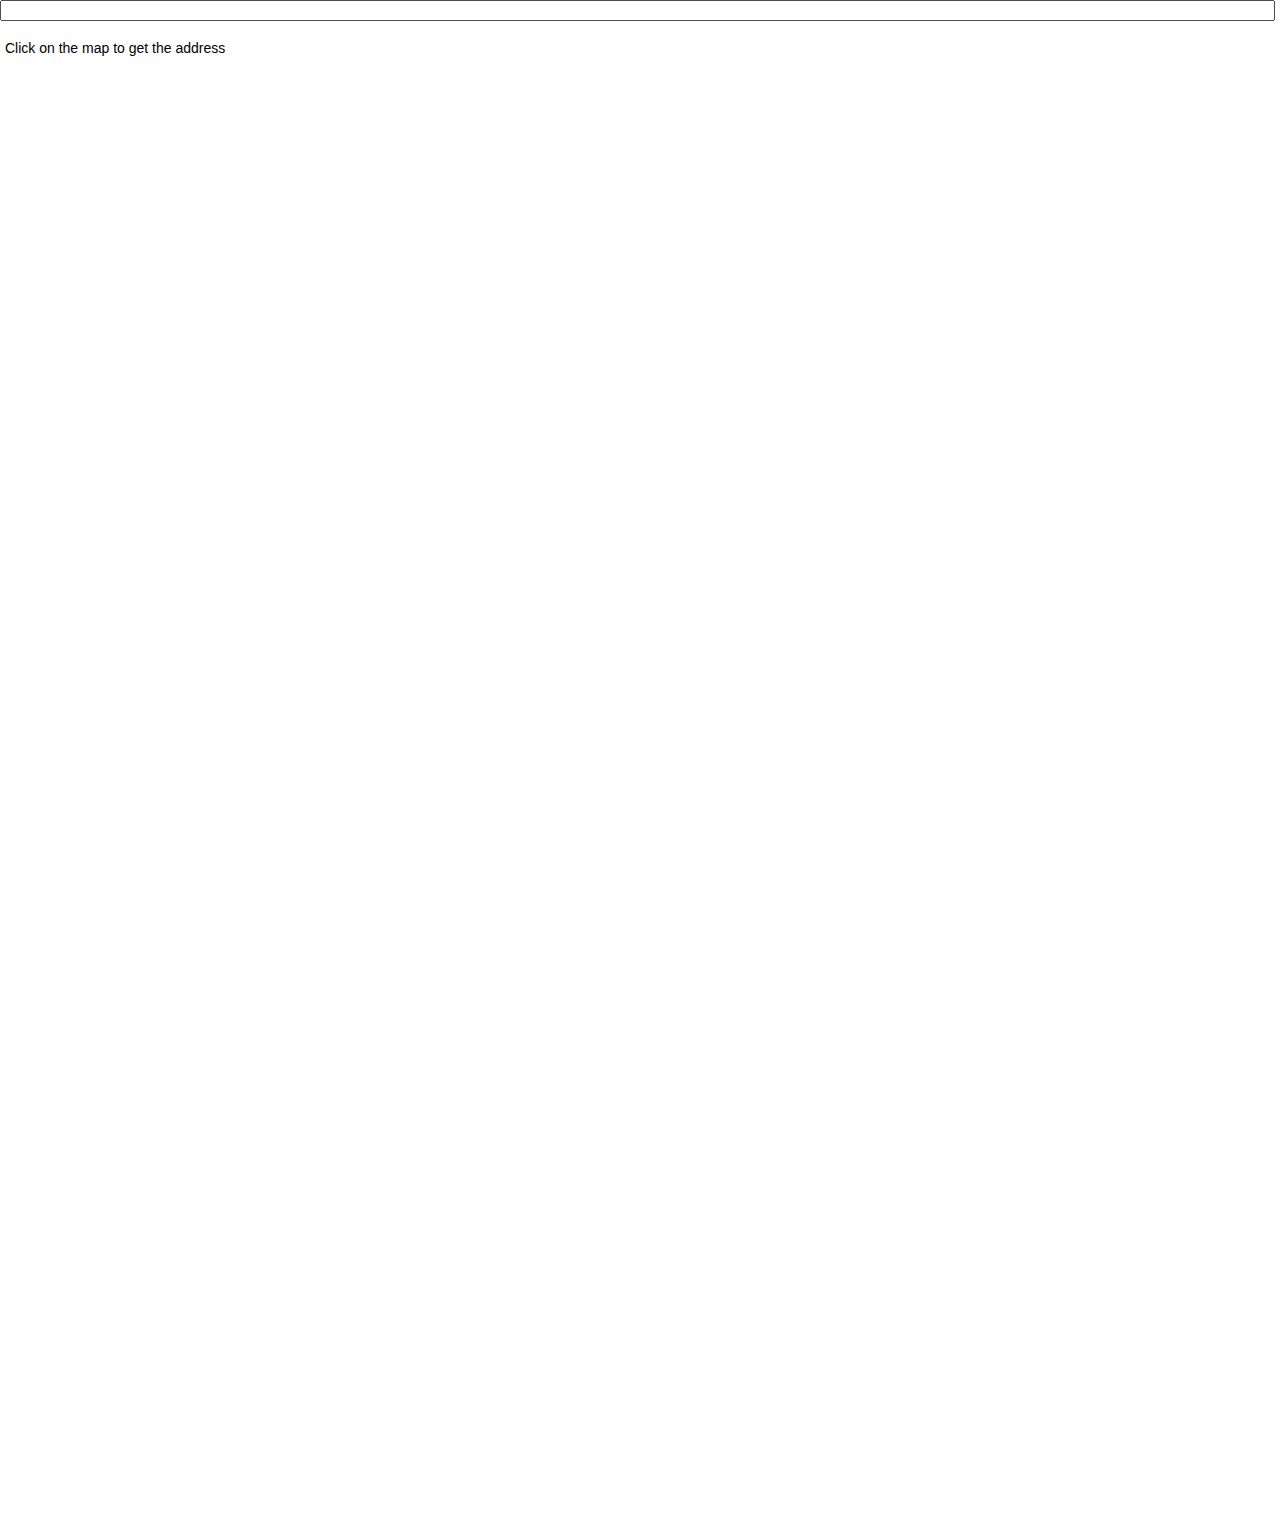
<file: map.html>
<!DOCTYPE html>

<head>
    <title>Examples. Determining the address of a click on the map using reverse geocoding</title>
    <meta http-equiv="Content-Type" content="text/html; charset=UTF-8" />
    <!--
        Set your own API-key. Testing key is not valid for other web-sites and services.
        Get your API-key on the Developer Dashboard: https://developer.tech.yandex.ru/keys/
    -->

    <!-- <script src="https://api-maps.yandex.ru/2.1/?lang=en_Ru&amp;apikey=dfeec039-6ceb-4428-8c4e-e970c6a7fcc8" type="text/javascript"></script> -->
    <script src="https://api-maps.yandex.ru/2.1/?lang=en_Ru&amp;apikey=d2ef8134-2f26-45ad-b285-4233107f8820"
        type="text/javascript"></script>
    <script>
        ymaps.ready(init);

        function init() {
            var myPlacemark1,
                myMap1 = new ymaps.Map('map', {
                    center: [41.2948337, 69.2800393],
                    zoom: 14
                }, {
                    searchControlProvider: 'yandex#search'
                });

            var myPlacemark2,
                myMap2 = new ymaps.Map('map1', {
                    center: [41.2948337, 69.2800393],
                    zoom: 14
                }, {
                    searchControlProvider: 'yandex#search'
                });

            // Listening for a click on the map
            myMap1.events.add('click', function (e) {
                var coords = e.get('coords');
                var address = document.getElementById("address");

                // Moving the placemark if it was already created
                if (myPlacemark1) {
                    myPlacemark1.geometry.setCoordinates(coords);
                }
                // Otherwise, creating it.
                else {
                    myPlacemark1 = createPlacemark(coords);
                    myMap1.geoObjects.add(myPlacemark1);
                    // Listening for the dragging end event on the placemark.
                    myPlacemark1.events.add('dragend', function () {
                        getAddress1(myPlacemark1.geometry.getCoordinates());
                    });
                }
                getAddress1(coords);
            });

            myMap2.events.add('click', function (e) {
                var coords = e.get('coords');
                var address = document.getElementById("address");

                // Moving the placemark if it was already created
                if (myPlacemark2) {
                    myPlacemark2.geometry.setCoordinates(coords);
                }
                // Otherwise, creating it.
                else {
                    myPlacemark2 = createPlacemark(coords);
                    myMap2.geoObjects.add(myPlacemark2);
                    // Listening for the dragging end event on the placemark.
                    myPlacemark2.events.add('dragend', function () {
                        getAddress2(myPlacemark2.geometry.getCoordinates());
                    });
                }
                getAddress2(coords);
            });

            // Creating a placemark
            function createPlacemark(coords) {
                return new ymaps.Placemark(coords, {
                    iconCaption: 'searching...'
                }, {
                    preset: 'islands#violetDotIconWithCaption',
                    draggable: true
                });
            }

            // Determining the address by coordinates (reverse geocoding).
            function getAddress1(coords) {
                myPlacemark1.properties.set('iconCaption', 'searching...');
                ymaps.geocode(coords).then(function (res) {
                    var firstGeoObject = res.geoObjects.get(0);
                    address.value = firstGeoObject.getAddressLine();
                    myPlacemark1.properties
                        .set({
                            // Forming a string with the object's data.
                            iconCaption: [
                                // The name of the municipality or the higher territorial-administrative formation.
                                firstGeoObject.getLocalities().length ? firstGeoObject.getLocalities() : firstGeoObject.getAdministrativeAreas(),
                                // Getting the path to the toponym; if the method returns null, then requesting the name of the building.
                                firstGeoObject.getThoroughfare() || firstGeoObject.getPremise()
                            ].filter(Boolean).join(', '),
                            // Specifying a string with the address of the object as the balloon content.
                            balloonContent: firstGeoObject.getAddressLine()
                        });
                });
            }

            // Determining the address by coordinates (reverse geocoding).
            function getAddress2(coords) {
                myPlacemark2.properties.set('iconCaption', 'searching...');
                ymaps.geocode(coords).then(function (res) {
                    var firstGeoObject = res.geoObjects.get(0);
                    address.value = firstGeoObject.getAddressLine();
                    myPlacemark2.properties
                        .set({
                            // Forming a string with the object's data.
                            iconCaption: [
                                // The name of the municipality or the higher territorial-administrative formation.
                                firstGeoObject.getLocalities().length ? firstGeoObject.getLocalities() : firstGeoObject.getAdministrativeAreas(),
                                // Getting the path to the toponym; if the method returns null, then requesting the name of the building.
                                firstGeoObject.getThoroughfare() || firstGeoObject.getPremise()
                            ].filter(Boolean).join(', '),
                            // Specifying a string with the address of the object as the balloon content.
                            balloonContent: firstGeoObject.getAddressLine()
                        });
                });
            }
        }

    </script>
    <style type="text/css">
        html,
        body {
            width: 100%;
            height: 100%;
            margin: 0;
            padding: 0;
            font-family: Arial;
            font-size: 14px;
        }

        #map,
        #map1 {
            width: 100%;
            height: 80%;
        }


        .header {
            padding: 5px;
        }

        input {
            width: 99%
        }
    </style>
</head>

<body>
    <input type="text" id="address">
    <!-- <input type="text" id="address2"> -->
    <p class="header">Click on the map to get the address</p>
    <div id="map"></div>
    <div id="map1"></div>
</body>

</html>
</file>
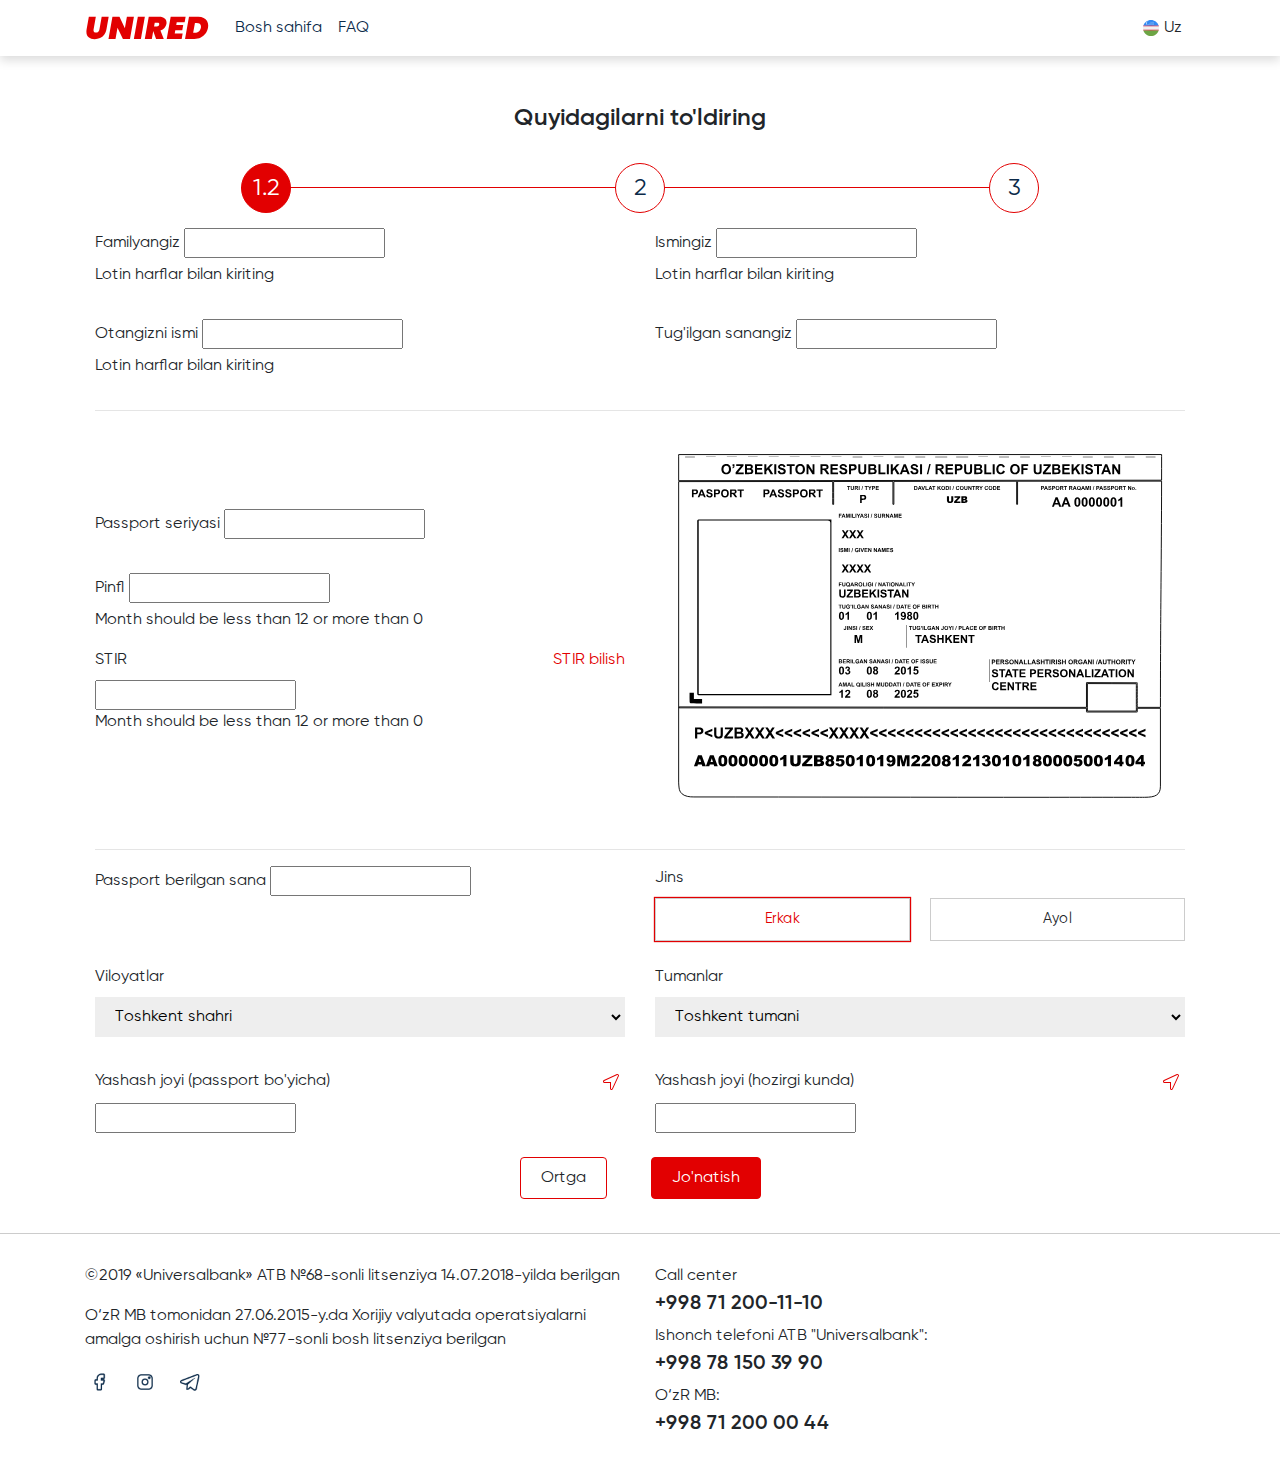
<file: step1.2.html>
<!DOCTYPE html>
<html lang="en">

<head>
    <meta charset="UTF-8">
    <meta name="viewport" content="width=device-width, initial-scale=1.0">
    <meta name="description" content="Muddatli to'lov kartasi">
    <meta name="keywords" content="Unired, Universalbank, Unibank, Ubank, Muddatli to'lov, rassrochka">
    <title>Unired - Заявка на карту </title>
    <link rel="shortcut icon" href="data/images/icon.png" type="image/x-icon">

    <link rel="stylesheet" href="https://maxcdn.bootstrapcdn.com/bootstrap/4.5.2/css/bootstrap.min.css" />
    <link rel="stylesheet" href="data/fonts/stylesheet.css">
    <link rel="stylesheet" href="data/css/style.css">

    <!-- jQuery library -->
    <script src="https://ajax.googleapis.com/ajax/libs/jquery/3.5.1/jquery.min.js"></script>
    <!-- Popper JS -->
    <script src="https://cdnjs.cloudflare.com/ajax/libs/popper.js/1.16.0/umd/popper.min.js"></script>
    <!-- Latest compiled JavaScript -->
    <script src="https://maxcdn.bootstrapcdn.com/bootstrap/4.5.2/js/bootstrap.min.js"></script>

    <script src="data/js/index.js"></script>



    <!-- Global site tag (gtag.js) - Google Analytics -->
    <script async src="https://www.googletagmanager.com/gtag/js?id=G-0BPQZTP23C"></script>
    <script>
        window.dataLayer = window.dataLayer || [];
        function gtag() { dataLayer.push(arguments); }
        gtag('js', new Date());

        gtag('config', 'G-0BPQZTP23C');
    </script>


    <!-- Yandex.Metrika counter -->
    <script type="text/javascript">
        (function (m, e, t, r, i, k, a) {
            m[i] = m[i] || function () { (m[i].a = m[i].a || []).push(arguments) };
            m[i].l = 1 * new Date(); k = e.createElement(t), a = e.getElementsByTagName(t)[0], k.async = 1, k.src = r, a.parentNode.insertBefore(k, a)
        })
            (window, document, "script", "https://mc.yandex.ru/metrika/tag.js", "ym");

        ym(68965828, "init", {
            clickmap: true,
            trackLinks: true,
            accurateTrackBounce: true,
            webvisor: true
        });
    </script>
    <noscript>
        <div><img src="https://mc.yandex.ru/watch/68965828" style="position:absolute; left:-9999px;" alt="" /></div>
    </noscript>
    <!-- /Yandex.Metrika counter -->

</head>

<body>
    <nav class="navbar navbar-expand-md">
        <div class="container justify-content-center">
            <div class="row justify-content-between w-100">
                <a class="navbar-brand" href="#">
                    <img src="data/images/logo.svg" alt="">
                </a>

                <button class="navbar-toggler" type="button" data-toggle="collapse" data-target="#collapsibleNavbar">
                    <span class="hamburger"></span>
                    <span class="hamburger"></span>
                    <span class="hamburger"></span>
                </button>

                <div class="collapse navbar-collapse" id="collapsibleNavbar">
                    <ul class="navbar-nav">
                        <li class="nav-item">
                            <a class="nav-link" href="#">Bosh sahifa</a>
                        </li>
                        <li class="nav-item">
                            <a class="nav-link" href="#">FAQ</a>
                        </li>
                    </ul>
                    <div class="dropdown ml-auto">
                        <button class="btn" type="button" id="dropdownMenuButton" data-toggle="dropdown"
                            aria-haspopup="true" aria-expanded="false">
                            <img src="data/images/uzbekistan-flag.svg" alt=""> <span>Uz</span>
                        </button>
                        <div class="dropdown-menu" aria-labelledby="dropdownMenuButton">
                            <a class="dropdown-item" href="#"><img src="data/images/uzbekistan-flag.svg"
                                    alt=""><span>Uz</span></a>
                            <a class="dropdown-item" href="#"><img src="data/images/russia-flag.svg"
                                    alt=""><span>Ru</span></a>
                            <a class="dropdown-item" href="#"><img src="data/images/united-kingdom-flag.svg"
                                    alt=""><span>En</span></a>
                        </div>
                    </div>
                </div>
            </div>
        </div>
    </nav>


    <div class="container">
        <div class="row">
            <div class="uni-card mt-5">
                <div class="uni-card-title">
                    <h4>Quyidagilarni to'ldiring</h4>
                    <div class="uni-card-steps">
                        <button onclick="location.href=''" class="active d-none"><span>1</span></button>
                        <button onclick="location.href=''" class="active"><span>1.2</span></button>
                        <button onclick="location.href=''" disabled><span>2</span></button>
                        <button onclick="location.href=''" disabled><span>3</span></button>
                    </div>
                </div>
                <div class="uni-card-body">
                    <form action="" class="uni-card-inputs">
                        <div class="container-fluid">
                            <div class="row personal-info">
                                <div class="col-md-6">
                                    <label>Familyangiz </label>
                                    <input type="text" class="inputs">
                                    <p class="error-message only-latin-error">Lotin harflar bilan kiriting</p>
                                </div>
                                <div class="col-md-6">
                                    <label>Ismingiz </label>
                                    <input type="text" class="inputs">
                                    <p class="error-message only-latin-error">Lotin harflar bilan kiriting</p>
                                </div>

                            </div>
                            <div class="row personal-info mt-3">
                                <div class="col-md-6">
                                    <label>Otangizni ismi </label>
                                    <input type="text" class="inputs">
                                    <p class="error-message only-latin-error">Lotin harflar bilan kiriting</p>
                                </div>
                                <div class="col-md-6">
                                    <label>Tug'ilgan sanangiz </label>
                                    <input type="text" class="inputs" id="DoB" maxlength="10">
                                </div>
                            </div>
                            <hr>
                            <div class="row align-items-center">
                                <div class="col-sm-6">
                                    <label for="passportID">Passport seriyasi</label>
                                    <input type="text" id="passportID" class="inputs" maxlength="9">
                                    <p class="error-message" id="passportID-error"></p>

                                    <label for="pinfl" class="mt-3">Pinfl</label>
                                    <input type="text" id="pinfl" class="inputs" maxlength="14">
                                    <p class="error-message" id="pinfl-error">Month should be less than 12 or more
                                        than 0</p>

                                    <label for="inn" class="mt-3 inn-class"><span>STIR </span><a href=""> STIR
                                            bilish</a></label>
                                    <input type="text" id="inn" class="inputs" maxlength="9">
                                    <p class="error-message" id="inn-error">Month should be less than 12 or more
                                        than 0</p>
                                </div>
                                <div class="col-sm-6">
                                    <img src="data/images/pass-img.svg" class="w-100 mt-4" alt="">
                                </div>
                            </div>
                            <hr>
                            <div class="row">
                                <div class="col-md-6">
                                    <label>Passport berilgan sana </label>
                                    <input type="text" class="inputs" id="passport-issued" maxlength="10">
                                </div>
                                <div class="col-md-6">
                                    <label>Jins </label>
                                    <div class="radio-cards1">
                                        <label style="margin-right: 20px;">
                                            <input type="radio" checked name="gender" placeholder="some"
                                                class="radio-cards1-input">
                                            <div class="radio-cards1-inner">
                                                Erkak
                                            </div>
                                        </label>

                                        <label>
                                            <input type="radio" name="gender" placeholder="some"
                                                class="radio-cards1-input">
                                            <div class="radio-cards1-inner">
                                                Ayol
                                            </div>
                                        </label>

                                    </div>
                                </div>
                            </div>
                            <div class="row mt-3">
                                <div class="col-md-6">
                                    <label>Viloyatlar</label>
                                    <select name="" class="select-option">
                                        <option value="">Toshkent shahri</option>
                                        <option value="">Toshkent viloyati</option>
                                    </select>
                                </div>
                                <div class="col-md-6">
                                    <label>Tumanlar</label>
                                    <select name="" class="select-option">
                                        <option value="">Toshkent tumani</option>
                                        <option value="">Toshkent viloyati</option>
                                    </select>
                                </div>
                            </div>
                            <div class="row mt-3">
                                <div class="col-md-6">
                                    <label class="mt-3 inn-class"><span>Yashash joyi (passport bo'yicha)</span>
                                        <button type="button" data-toggle="modal" data-target="#myModal1">
                                            <svg width="16" height="16" viewBox="0 0 50 50" fill="currentColor"
                                                xmlns="http://www.w3.org/2000/svg">
                                                <g clip-path="url(#clip0)">
                                                    <path
                                                        d="M45.1074 0C44.5478 0 43.9756 0.107422 43.4092 0.34375L2.80664 19.083C-1.87792 21.2695 -0.316401 28.1406 4.68067 28.1406H21.8594V45.3193C21.8594 48.25 24.2236 50 26.6191 50C28.3086 50 30.0127 49.1309 30.917 47.1934L49.6572 6.58984C50.9824 3.40723 48.2558 0 45.1074 0ZM46.8213 5.28125L28.0859 45.873C27.7754 46.5391 27.2812 46.877 26.6182 46.877C26.0518 46.877 24.9814 46.5518 24.9814 45.3203V25.0176H4.68067C3.5625 25.0176 3.25098 24.1553 3.16797 23.7842C3.06055 23.3027 3.04395 22.4189 4.11524 21.9189L44.6113 3.22656C44.7783 3.15723 44.9404 3.12402 45.1084 3.12402C45.6377 3.12402 46.2305 3.48047 46.584 4.01074C46.7978 4.33203 47.0058 4.83203 46.8213 5.28125Z"
                                                        fill="currentColor" />
                                                </g>
                                                <defs>
                                                    <clipPath id="clip0">
                                                        <rect width="50" height="50" fill="white" />
                                                    </clipPath>
                                                </defs>
                                            </svg>
                                        </button>
                                    </label>
                                    <input type="text" class="inputs" id="address-pass">
                                </div>
                                <div class="col-md-6">
                                    <label class="mt-3 inn-class">
                                        <span>Yashash joyi (hozirgi kunda)</span>
                                        <button type="button" data-toggle="modal" data-target="#myModal2">
                                            <svg width="16" height="16" viewBox="0 0 50 50" fill="none"
                                                xmlns="http://www.w3.org/2000/svg">
                                                <g clip-path="url(#clip0)">
                                                    <path
                                                        d="M45.1074 0C44.5478 0 43.9756 0.107422 43.4092 0.34375L2.80664 19.083C-1.87792 21.2695 -0.316401 28.1406 4.68067 28.1406H21.8594V45.3193C21.8594 48.25 24.2236 50 26.6191 50C28.3086 50 30.0127 49.1309 30.917 47.1934L49.6572 6.58984C50.9824 3.40723 48.2558 0 45.1074 0ZM46.8213 5.28125L28.0859 45.873C27.7754 46.5391 27.2812 46.877 26.6182 46.877C26.0518 46.877 24.9814 46.5518 24.9814 45.3203V25.0176H4.68067C3.5625 25.0176 3.25098 24.1553 3.16797 23.7842C3.06055 23.3027 3.04395 22.4189 4.11524 21.9189L44.6113 3.22656C44.7783 3.15723 44.9404 3.12402 45.1084 3.12402C45.6377 3.12402 46.2305 3.48047 46.584 4.01074C46.7978 4.33203 47.0058 4.83203 46.8213 5.28125Z"
                                                        fill="currentColor" />
                                                </g>
                                                <defs>
                                                    <clipPath id="clip0">
                                                        <rect width="50" height="50" fill="white" />
                                                    </clipPath>
                                                </defs>
                                            </svg>
                                        </button>
                                    </label>
                                    <input type="text" class="inputs" id="address-now">
                                </div>
                            </div>
                            <div class="row my-4">
                                <div class="col-12 text-center">
                                    <button class="btn btns">Ortga</button>
                                    <button class="btn btns submit-btn">Jo'natish</button>
                                </div>
                            </div>
                        </div>
                    </form>
                </div>
            </div>
        </div>
    </div>

    <!-- footer -->
    <footer class="footer">
        <div class="container">
            <div class="row">
                <div class="col-sm-6 order-2 order-sm-1">
                    <p>©2019 «Universalbank» ATB №68-sonli litsеnziya 14.07.2018-yilda bеrilgan</p>
                    <p>O‘zR MB tomonidan 27.06.2015-y.da Xorijiy valyutada opеratsiyalarni amalga oshirish uchun
                        №77-sonli bosh litsеnziya bеrilgan</p>
                    <ul class="social-icons">
                        <li>
                            <a href="">
                                <img src="data/images/icons/facebook.png" alt="">
                            </a>
                        </li>
                        <li>
                            <a href="">
                                <img src="data/images/icons/instagram.png" alt="">
                            </a>
                        </li>
                        <li>
                            <a href="">
                                <img src="data/images/icons/telegram 1.png" alt="">
                            </a>
                        </li>
                    </ul>
                </div>
                <div class="col-sm-6 order-1 order-sm-2 mb-4 mb-sm-0 phone-numbers">
                    <p class="mb-1">Call center</p>
                    <h5>+998 71 200-11-10</h5>

                    <p class="mb-1">Ishonch telefoni ATB "Universalbank":</p>
                    <h5>+998 78 150 39 90</h5>

                    <p class="mb-1">O‘zR MB:</p>
                    <h5>+998 71 200 00 44</h5>
                </div>
            </div>
        </div>
    </footer>

    <div class="modal fade" id="myModal1">
        <div class="modal-dialog modal-xl">
            <div class="modal-content">

                <div class="modal-header">
                    <h4 class="modal-title">Yashash joyi (passport bo'yicha)</h4>
                    <button type="button" class="close" data-dismiss="modal">&times;</button>
                </div>

                <div class="modal-body">
                    <div id="map" class="map"></div>
                </div>

            </div>
        </div>
    </div>

    <div class="modal fade" id="myModal2">
        <div class="modal-dialog modal-xl">
            <div class="modal-content">

                <div class="modal-header">
                    <h4 class="modal-title">Yashash joyi (hozirgi kunda)</h4>
                    <button type="button" class="close" data-dismiss="modal">&times;</button>
                </div>

                <div class="modal-body">
                    <div id="map1" class="map"></div>
                </div>

            </div>
        </div>
    </div>

    <script src="https://api-maps.yandex.ru/2.1/?lang=ru_Ru&amp;apikey=d2ef8134-2f26-45ad-b285-4233107f8820"
        type="text/javascript"></script>
    <script src="data/js/yandex-map.js"></script>

</body>

</html>
</file>
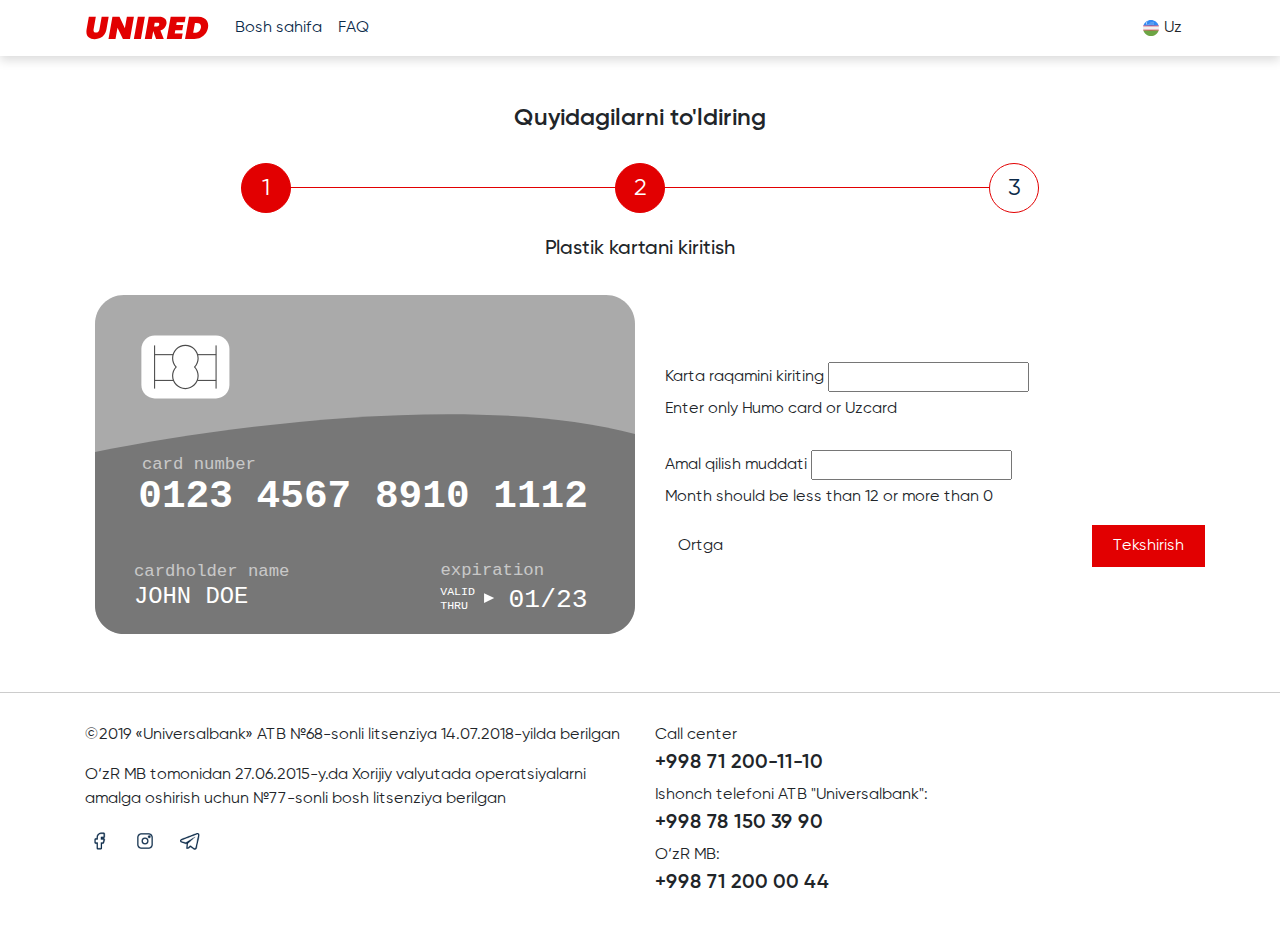
<file: step2.html>
<!DOCTYPE html>
<html lang="en">

<head>
    <meta charset="UTF-8">
    <meta name="viewport" content="width=device-width, initial-scale=1.0">
    <meta name="description" content="Muddatli to'lov kartasi">
    <meta name="keywords" content="Unired, Universalbank, Unibank, Ubank, Muddatli to'lov, rassrochka">
    <title>Unired - Заявка на карту </title>
    <link rel="shortcut icon" href="data/images/icon.png" type="image/x-icon">

    <link rel="stylesheet" href="https://maxcdn.bootstrapcdn.com/bootstrap/4.5.2/css/bootstrap.min.css" />
    <link rel="stylesheet" href="data/fonts/stylesheet.css">
    <link rel="stylesheet" href="data/css/style.css">

    <!-- jQuery library -->
    <script src="https://ajax.googleapis.com/ajax/libs/jquery/3.5.1/jquery.min.js"></script>
    <!-- Popper JS -->
    <script src="https://cdnjs.cloudflare.com/ajax/libs/popper.js/1.16.0/umd/popper.min.js"></script>
    <!-- Latest compiled JavaScript -->
    <script src="https://maxcdn.bootstrapcdn.com/bootstrap/4.5.2/js/bootstrap.min.js"></script>

    <script src="data/js/index.js"></script>

    <!-- Global site tag (gtag.js) - Google Analytics -->
    <script async src="https://www.googletagmanager.com/gtag/js?id=G-0BPQZTP23C"></script>
    <script>
        window.dataLayer = window.dataLayer || [];
        function gtag() { dataLayer.push(arguments); }
        gtag('js', new Date());

        gtag('config', 'G-0BPQZTP23C');
    </script>


    <!-- Yandex.Metrika counter -->
    <script type="text/javascript">
        (function (m, e, t, r, i, k, a) {
            m[i] = m[i] || function () { (m[i].a = m[i].a || []).push(arguments) };
            m[i].l = 1 * new Date(); k = e.createElement(t), a = e.getElementsByTagName(t)[0], k.async = 1, k.src = r, a.parentNode.insertBefore(k, a)
        })
            (window, document, "script", "https://mc.yandex.ru/metrika/tag.js", "ym");

        ym(68965828, "init", {
            clickmap: true,
            trackLinks: true,
            accurateTrackBounce: true,
            webvisor: true
        });
    </script>
    <noscript>
        <div><img src="https://mc.yandex.ru/watch/68965828" style="position:absolute; left:-9999px;" alt="" /></div>
    </noscript>
    <!-- /Yandex.Metrika counter -->

</head>

<body>
    <nav class="navbar navbar-expand-md">
        <div class="container justify-content-center">
            <div class="row justify-content-between w-100">
                <a class="navbar-brand" href="#">
                    <img src="data/images/logo.svg" alt="">
                </a>

                <button class="navbar-toggler" type="button" data-toggle="collapse" data-target="#collapsibleNavbar">
                    <span class="hamburger"></span>
                    <span class="hamburger"></span>
                    <span class="hamburger"></span>
                </button>

                <div class="collapse navbar-collapse" id="collapsibleNavbar">
                    <ul class="navbar-nav">
                        <li class="nav-item">
                            <a class="nav-link" href="#">Bosh sahifa</a>
                        </li>
                        <li class="nav-item">
                            <a class="nav-link" href="#">FAQ</a>
                        </li>
                    </ul>
                    <div class="dropdown ml-auto">
                        <button class="btn" type="button" id="dropdownMenuButton" data-toggle="dropdown"
                            aria-haspopup="true" aria-expanded="false">
                            <img src="data/images/uzbekistan-flag.svg" alt=""> <span>Uz</span>
                        </button>
                        <div class="dropdown-menu" aria-labelledby="dropdownMenuButton">
                            <a class="dropdown-item" href="#"><img src="data/images/uzbekistan-flag.svg"
                                    alt=""><span>Uz</span></a>
                            <a class="dropdown-item" href="#"><img src="data/images/russia-flag.svg"
                                    alt=""><span>Ru</span></a>
                            <a class="dropdown-item" href="#"><img src="data/images/united-kingdom-flag.svg"
                                    alt=""><span>En</span></a>
                        </div>
                    </div>
                </div>


            </div>
        </div>
    </nav>


    <div class="container">
        <div class="row mb-5">
            <div class="uni-card mt-5">
                <div class="uni-card-title">
                    <h4>Quyidagilarni to'ldiring</h4>
                    <div class="uni-card-steps">
                        <button onclick="location.href=''" class="active"><span>1</span></button>
                        <button onclick="location.href=''" class="active d-none"><span>1.2</span></button>
                        <button onclick="location.href=''" class="active"><span>2</span></button>
                        <button onclick="location.href=''" disabled><span>3</span></button>
                    </div>
                </div>
                <h5 class="text-center my-4">Plastik kartani kiritish</h5>
                <div class="uni-card-body">
                    <div class="container-fluid">
                        <div class="row align-items-center">
                            <div class="col-md-6">
                                <div class="uni-card-image">
                                    <svg version="1.1" id="cardfront" xmlns="http://www.w3.org/2000/svg"
                                        xmlns:xlink="http://www.w3.org/1999/xlink" x="0px" y="0px" viewBox="0 0 750 471"
                                        xml:space="preserve">
                                        <g id="Front">
                                            <g id="CardBackground">
                                                <g id="default">
                                                    <g id="Page-1_1_">
                                                        <g id="amex_1_">
                                                            <path id="Rectangle-1_1_" class="lightcolor grey"
                                                                d="M40,0h670c22.1,0,40,17.9,40,40v391c0,22.1-17.9,40-40,40H40c-22.1,0-40-17.9-40-40V40 C0,17.9,17.9,0,40,0z" />
                                                        </g>
                                                    </g>
                                                    <path class="darkcolor greydark"
                                                        d="M750,431V193.2c-217.6-57.5-556.4-13.5-750,24.9V431c0,22.1,17.9,40,40,40h670C732.1,471,750,453.1,750,431z" />
                                                </g>
                                            </g>
                                            <text transform="matrix(1 0 0 1 60.106 295.0121)" id="svgnumber"
                                                class="st2 st3 st4">0123 4567 8910 1112</text>
                                            <text transform="matrix(1 0 0 1 54.1064 428.1723)" id="svgname"
                                                class="st2 st5 st6">JOHN DOE</text>
                                            <text transform="matrix(1 0 0 1 54.1074 389.8793)"
                                                class="st7 st5 st8">cardholder name</text>
                                            <text transform="matrix(1 0 0 1 479.7754 388.8793)"
                                                class="st7 st5 st8">expiration</text>
                                            <text transform="matrix(1 0 0 1 65.1054 241.5)" class="st7 st5 st8">card
                                                number</text>
                                            <g>
                                                <text transform="matrix(1 0 0 1 574.4219 433.8095)" id="svgexpire"
                                                    class="st2 st5 st9">01/23</text>
                                                <text transform="matrix(1 0 0 1 479.3848 417.0097)"
                                                    class="st2 st10 st11">VALID</text>
                                                <text transform="matrix(1 0 0 1 479.3848 435.6762)"
                                                    class="st2 st10 st11">THRU</text>
                                                <polygon class="st2" points="554.5,421 540.4,414.2 540.4,427.9 		" />
                                            </g>
                                            <g id="cchip">
                                                <g>
                                                    <path class="st2" d="M168.1,143.6H82.9c-10.2,0-18.5-8.3-18.5-18.5V74.9c0-10.2,8.3-18.5,18.5-18.5h85.3
                                        c10.2,0,18.5,8.3,18.5,18.5v50.2C186.6,135.3,178.3,143.6,168.1,143.6z" />
                                                </g>
                                                <g>
                                                    <g>
                                                        <rect x="82" y="70" class="st12" width="1.5" height="60" />
                                                    </g>
                                                    <g>
                                                        <rect x="167.4" y="70" class="st12" width="1.5" height="60" />
                                                    </g>
                                                    <g>
                                                        <path class="st12" d="M125.5,130.8c-10.2,0-18.5-8.3-18.5-18.5c0-4.6,1.7-8.9,4.7-12.3c-3-3.4-4.7-7.7-4.7-12.3
                                            c0-10.2,8.3-18.5,18.5-18.5s18.5,8.3,18.5,18.5c0,4.6-1.7,8.9-4.7,12.3c3,3.4,4.7,7.7,4.7,12.3
                                            C143.9,122.5,135.7,130.8,125.5,130.8z M125.5,70.8c-9.3,0-16.9,7.6-16.9,16.9c0,4.4,1.7,8.6,4.8,11.8l0.5,0.5l-0.5,0.5
                                            c-3.1,3.2-4.8,7.4-4.8,11.8c0,9.3,7.6,16.9,16.9,16.9s16.9-7.6,16.9-16.9c0-4.4-1.7-8.6-4.8-11.8l-0.5-0.5l0.5-0.5
                                            c3.1-3.2,4.8-7.4,4.8-11.8C142.4,78.4,134.8,70.8,125.5,70.8z" />
                                                    </g>
                                                    <g>
                                                        <rect x="82.8" y="82.1" class="st12" width="25.8"
                                                            height="1.5" />
                                                    </g>
                                                    <g>
                                                        <rect x="82.8" y="117.9" class="st12" width="26.1"
                                                            height="1.5" />
                                                    </g>
                                                    <g>
                                                        <rect x="142.4" y="82.1" class="st12" width="25.8"
                                                            height="1.5" />
                                                    </g>
                                                    <g>
                                                        <rect x="142" y="117.9" class="st12" width="26.2"
                                                            height="1.5" />
                                                    </g>
                                                </g>
                                            </g>
                                        </g>
                                    </svg>
                                </div>

                            </div>
                            <div class="col-md-6">
                                <div class="uni-card-inputs">
                                    <form action="">
                                        <label for="cardNumber">Karta raqamini kiriting</label>
                                        <input type="text" id="cardNumber" class="inputs" maxlength="19">
                                        <p class="error-message" id="card-error">Enter only Humo card or Uzcard</p>
                                        <label for="expireDate" class="mt-3">Amal qilish muddati</label>
                                        <input type="text" id="expireDate" class="inputs" maxlength="5">
                                        <p class="error-message" id="expire-error">Month should be less than 12 or more
                                            than 0</p>

                                        <div class="d-flex mt-3 justify-content-between">
                                            <button type="submit" class="btn">Ortga</button>
                                            <button type="submit" class="submit-btn">Tekshirish</button>
                                        </div>
                                    </form>
                                </div>
                            </div>
                        </div>
                    </div>
                </div>
            </div>
        </div>
    </div>

    <!-- footer -->
    <footer class="footer">
        <div class="container">
            <div class="row">
                <div class="col-sm-6 order-2 order-sm-1">
                    <p>©2019 «Universalbank» ATB №68-sonli litsеnziya 14.07.2018-yilda bеrilgan</p>
                    <p>O‘zR MB tomonidan 27.06.2015-y.da Xorijiy valyutada opеratsiyalarni amalga oshirish uchun
                        №77-sonli bosh litsеnziya bеrilgan</p>
                    <ul class="social-icons">
                        <li>
                            <a href="">
                                <img src="data/images/icons/facebook.png" alt="">
                            </a>
                        </li>
                        <li>
                            <a href="">
                                <img src="data/images/icons/instagram.png" alt="">
                            </a>
                        </li>
                        <li>
                            <a href="">
                                <img src="data/images/icons/telegram 1.png" alt="">
                            </a>
                        </li>
                    </ul>
                </div>
                <div class="col-sm-6 order-1 order-sm-2 mb-4 mb-sm-0 phone-numbers">
                    <p class="mb-1">Call center</p>
                    <h5>+998 71 200-11-10</h5>

                    <p class="mb-1">Ishonch telefoni ATB "Universalbank":</p>
                    <h5>+998 78 150 39 90</h5>

                    <p class="mb-1">O‘zR MB:</p>
                    <h5>+998 71 200 00 44</h5>
                </div>
            </div>
        </div>
    </footer>
</body>

</html>
</file>
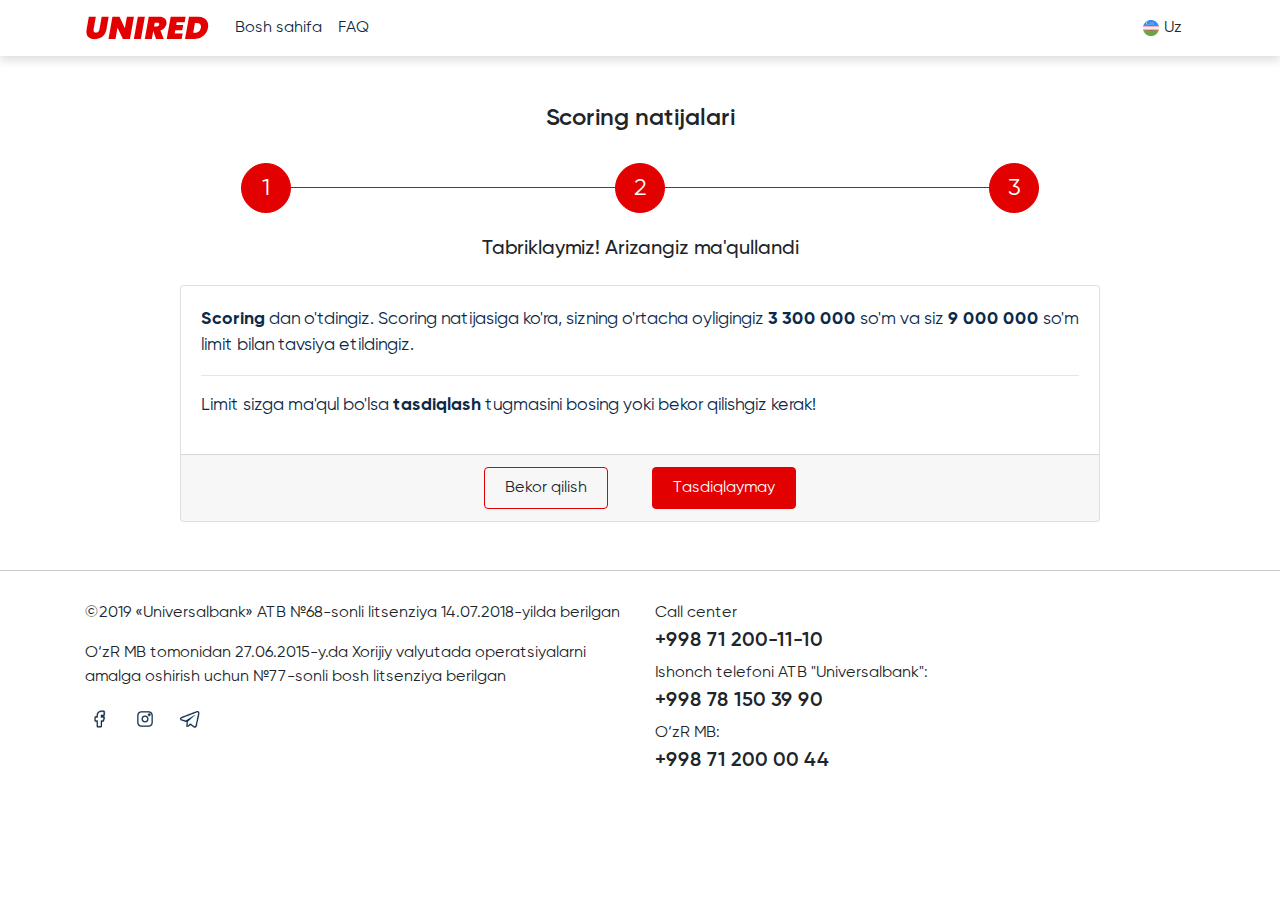
<file: step3.html>
<!DOCTYPE html>
<html lang="en">

<head>
    <meta charset="UTF-8">
    <meta name="viewport" content="width=device-width, initial-scale=1.0">
    <meta name="description" content="Muddatli to'lov kartasi">
    <meta name="keywords" content="Unired, Universalbank, Unibank, Ubank, Muddatli to'lov, rassrochka">
    <title>Unired - Заявка на карту </title>
    <link rel="shortcut icon" href="data/images/icon.png" type="image/x-icon">

    <link rel="stylesheet" href="https://maxcdn.bootstrapcdn.com/bootstrap/4.5.2/css/bootstrap.min.css" />
    <link rel="stylesheet" href="data/fonts/stylesheet.css">
    <link rel="stylesheet" href="data/css/style.css">

    <!-- jQuery library -->
    <script src="https://ajax.googleapis.com/ajax/libs/jquery/3.5.1/jquery.min.js"></script>
    <!-- Popper JS -->
    <script src="https://cdnjs.cloudflare.com/ajax/libs/popper.js/1.16.0/umd/popper.min.js"></script>
    <!-- Latest compiled JavaScript -->
    <script src="https://maxcdn.bootstrapcdn.com/bootstrap/4.5.2/js/bootstrap.min.js"></script>

    <script src="data/js/index.js"></script>

    <!-- Global site tag (gtag.js) - Google Analytics -->
    <script async src="https://www.googletagmanager.com/gtag/js?id=G-0BPQZTP23C"></script>
    <script>
        window.dataLayer = window.dataLayer || [];
        function gtag() { dataLayer.push(arguments); }
        gtag('js', new Date());

        gtag('config', 'G-0BPQZTP23C');
    </script>


    <!-- Yandex.Metrika counter -->
    <script type="text/javascript">
        (function (m, e, t, r, i, k, a) {
            m[i] = m[i] || function () { (m[i].a = m[i].a || []).push(arguments) };
            m[i].l = 1 * new Date(); k = e.createElement(t), a = e.getElementsByTagName(t)[0], k.async = 1, k.src = r, a.parentNode.insertBefore(k, a)
        })
            (window, document, "script", "https://mc.yandex.ru/metrika/tag.js", "ym");

        ym(68965828, "init", {
            clickmap: true,
            trackLinks: true,
            accurateTrackBounce: true,
            webvisor: true
        });
    </script>
    <noscript>
        <div><img src="https://mc.yandex.ru/watch/68965828" style="position:absolute; left:-9999px;" alt="" /></div>
    </noscript>
    <!-- /Yandex.Metrika counter -->

</head>

<body>
    <nav class="navbar navbar-expand-md">
        <div class="container justify-content-center">
            <div class="row justify-content-between w-100">
                <a class="navbar-brand" href="#">
                    <img src="data/images/logo.svg" alt="">
                </a>

                <button class="navbar-toggler" type="button" data-toggle="collapse" data-target="#collapsibleNavbar">
                    <span class="hamburger"></span>
                    <span class="hamburger"></span>
                    <span class="hamburger"></span>
                </button>

                <div class="collapse navbar-collapse" id="collapsibleNavbar">
                    <ul class="navbar-nav">
                        <li class="nav-item">
                            <a class="nav-link" href="#">Bosh sahifa</a>
                        </li>
                        <li class="nav-item">
                            <a class="nav-link" href="#">FAQ</a>
                        </li>
                    </ul>
                    <div class="dropdown ml-auto">
                        <button class="btn" type="button" id="dropdownMenuButton" data-toggle="dropdown"
                            aria-haspopup="true" aria-expanded="false">
                            <img src="data/images/uzbekistan-flag.svg" alt=""> <span>Uz</span>
                        </button>
                        <div class="dropdown-menu" aria-labelledby="dropdownMenuButton">
                            <a class="dropdown-item" href="#"><img src="data/images/uzbekistan-flag.svg" alt=""><span>Uz</span></a>
                            <a class="dropdown-item" href="#"><img src="data/images/russia-flag.svg" alt=""><span>Ru</span></a>
                            <a class="dropdown-item" href="#"><img src="data/images/united-kingdom-flag.svg" alt=""><span>En</span></a>
                        </div>
                    </div>
                </div>


            </div>
        </div>
    </nav>


    <div class="container">
        <div class="row mb-5">
            <div class="uni-card mt-5">
                <div class="uni-card-title">
                    <h4>Scoring natijalari</h4>
                    <div class="uni-card-steps">
                        <button onclick="location.href=''" class="active"><span>1</span></button>
                        <button onclick="location.href=''" class="active d-none"><span>1.2</span></button>
                        <button onclick="location.href=''" class="active"><span>2</span></button>
                        <button onclick="location.href=''" class="active" disabled><span>3</span></button>
                    </div>
                </div>
                <div class="scoring-info">
                    <h5 class="text-center my-4">Tabriklaymiz! Arizangiz ma'qullandi</h5>
                    <div class="uni-card-body">
                        <div class="container-fluid">
                            <div class="row justify-content-center">
                                <div class="col-10">
                                    <div class="card">
                                        <div class="card-body">
                                            <p> <b>Scoring</b> dan o'tdingiz. Scoring natijasiga ko'ra, sizning o'rtacha
                                                oyligingiz <span class="appl-approved-sum">3 300 000</span> so'm va siz
                                                <span class="appl-approved-sum">9 000 000</span> so'm limit bilan
                                                tavsiya etildingiz.</p>
                                            <hr>
                                            <p>Limit sizga ma'qul bo'lsa <b>tasdiqlash</b> tugmasini bosing yoki bekor
                                                qilishgiz kerak!</p>
                                        </div>
                                        <div class="card-footer">
                                            <div class="text-center">
                                                <button class="btn btns">Bekor qilish</button>
                                                <button class="btn btns submit-btn" id="confirm">Tasdiqlaymay</button>
                                            </div>
                                        </div>
                                    </div>
                                </div>
                            </div>
                        </div>
                    </div>
                </div>
                <div class="sms-confirmation">
                    <h5 class="text-center my-4">SMS tasdiqlash kodi jo'natildi.</h5>
                    <div class="uni-card-inputs">
                        <div class="container-fluid">
                            <div class="row justify-content-center">
                                <div class="col-6">
                                    <form action="" class="text-center">
                                        <label class="inn-class"><span>SMS kodni kiriting</span> <a href="">Qayta
                                                jo'natish</a></label>
                                        <input type="text" id="sms-conf" autofocus class="inputs" maxlength="6"
                                            placeholder="_ _ _ _ _ _">
                                        <p class="error-message" id="sms-conf-error">Kiritilgan SMS kodi xato</p>
                                        <p class="mt-5 mb-1 text-center bold">SMS yuborilgan raqam</p>
                                        <p class="text-center bold">+998 97 *** ** 28</p>
                                        <button type="submit" class="submit-btn mt-1">Jo'natish</button>
                                    </form>
                                </div>
                            </div>
                        </div>
                    </div>
                </div>
            </div>
        </div>
    </div>

    <!-- footer -->
    <footer class="footer">
        <div class="container">
            <div class="row">
                <div class="col-sm-6 order-2 order-sm-1">
                    <p>©2019 «Universalbank» ATB №68-sonli litsеnziya 14.07.2018-yilda bеrilgan</p>
                    <p>O‘zR MB tomonidan 27.06.2015-y.da Xorijiy valyutada opеratsiyalarni amalga oshirish uchun
                        №77-sonli bosh litsеnziya bеrilgan</p>
                    <ul class="social-icons">
                        <li>
                            <a href="">
                                <img src="data/images/icons/facebook.png" alt="">
                            </a>
                        </li>
                        <li>
                            <a href="">
                                <img src="data/images/icons/instagram.png" alt="">
                            </a>
                        </li>
                        <li>
                            <a href="">
                                <img src="data/images/icons/telegram 1.png" alt="">
                            </a>
                        </li>
                    </ul>
                </div>
                <div class="col-sm-6 order-1 order-sm-2 mb-4 mb-sm-0 phone-numbers">
                    <p class="mb-1">Call center</p>
                    <h5>+998 71 200-11-10</h5>

                    <p class="mb-1">Ishonch telefoni ATB "Universalbank":</p>
                    <h5>+998 78 150 39 90</h5>

                    <p class="mb-1">O‘zR MB:</p>
                    <h5>+998 71 200 00 44</h5>
                </div>
            </div>
        </div>
    </footer>
</body>

</html>
</file>
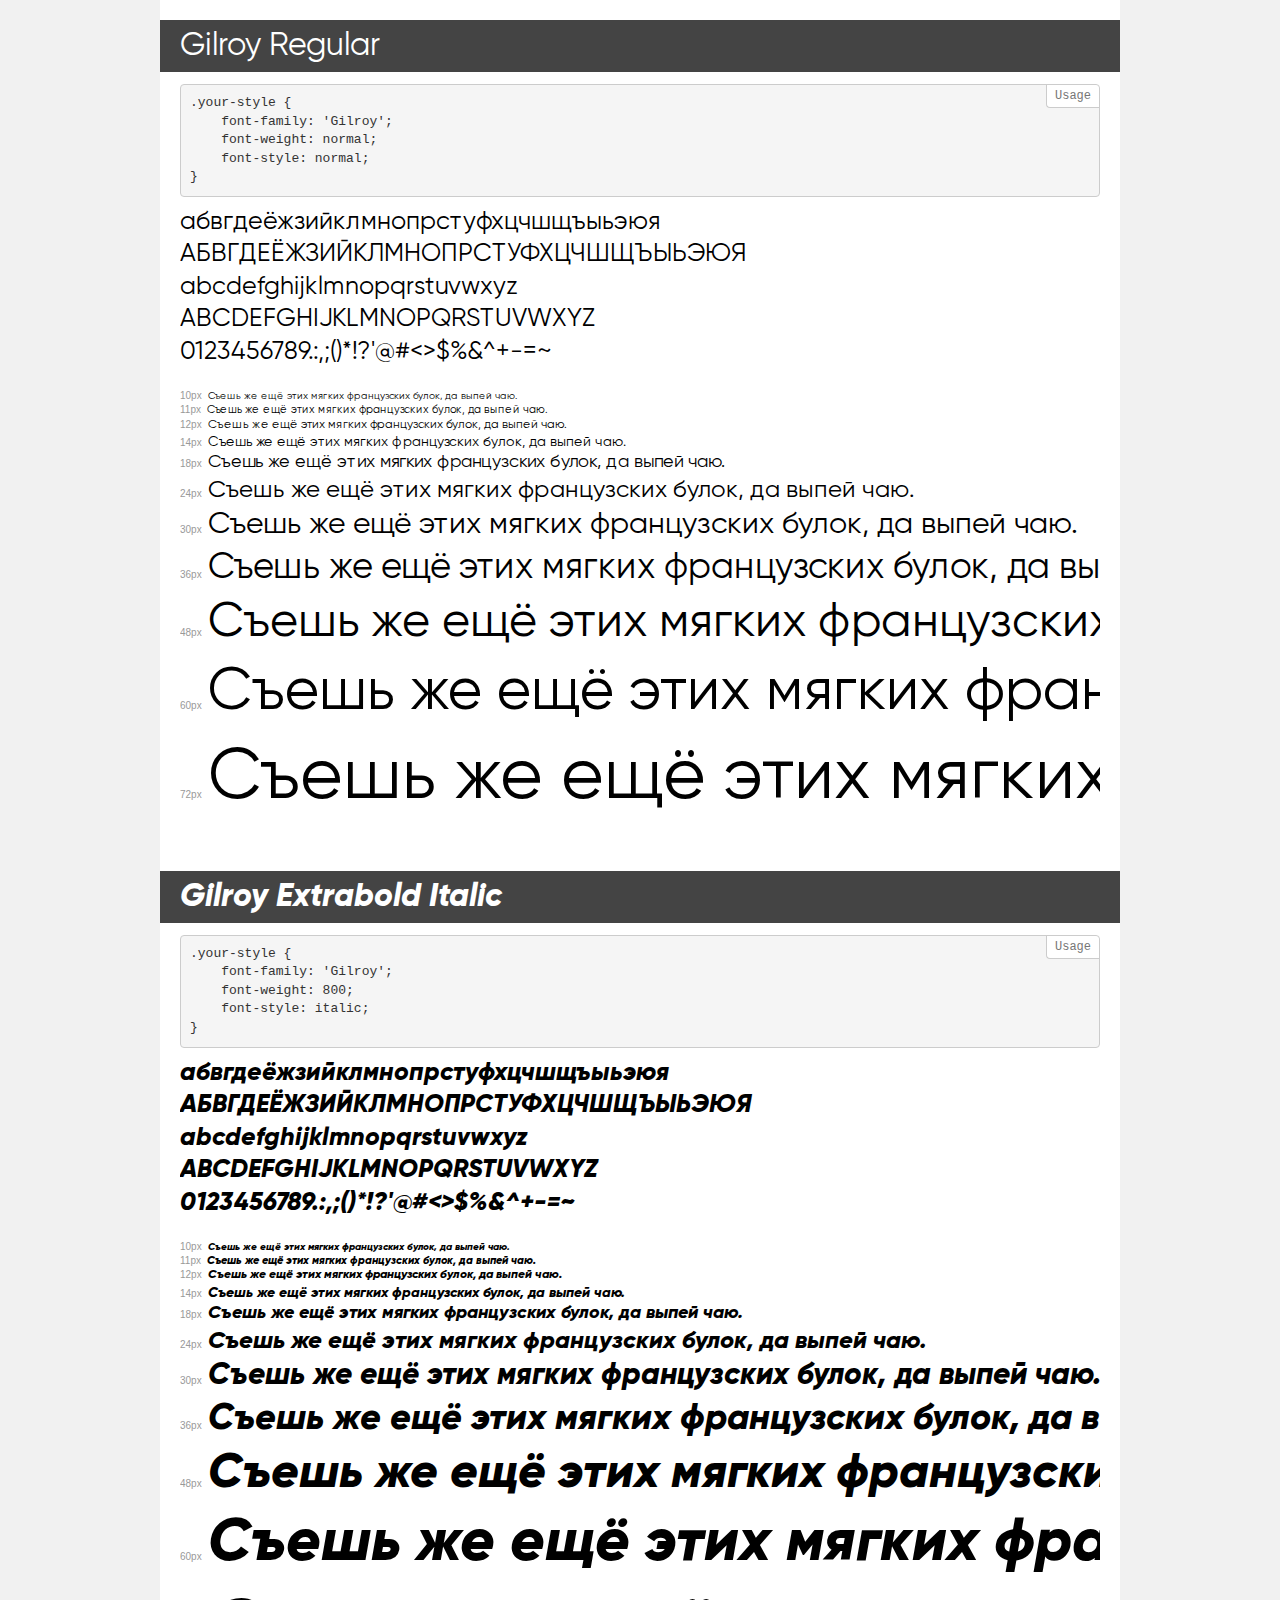
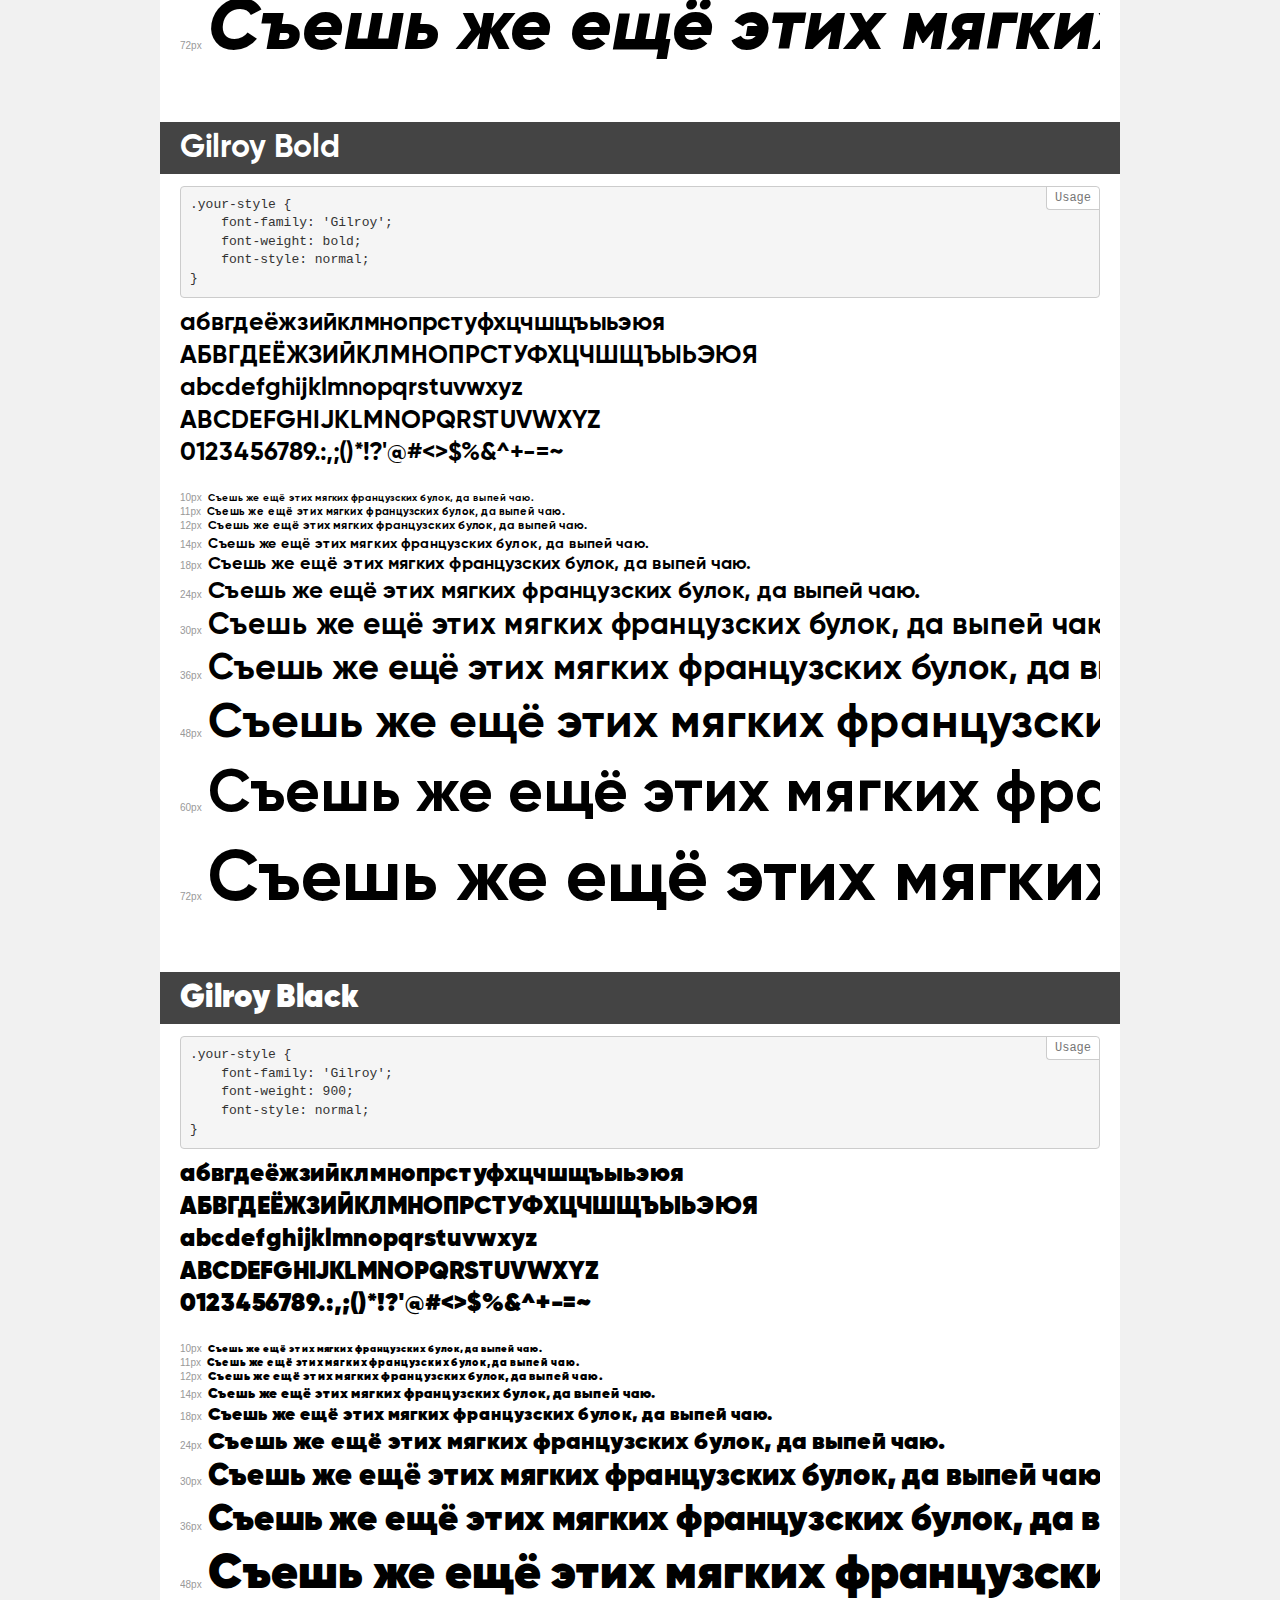
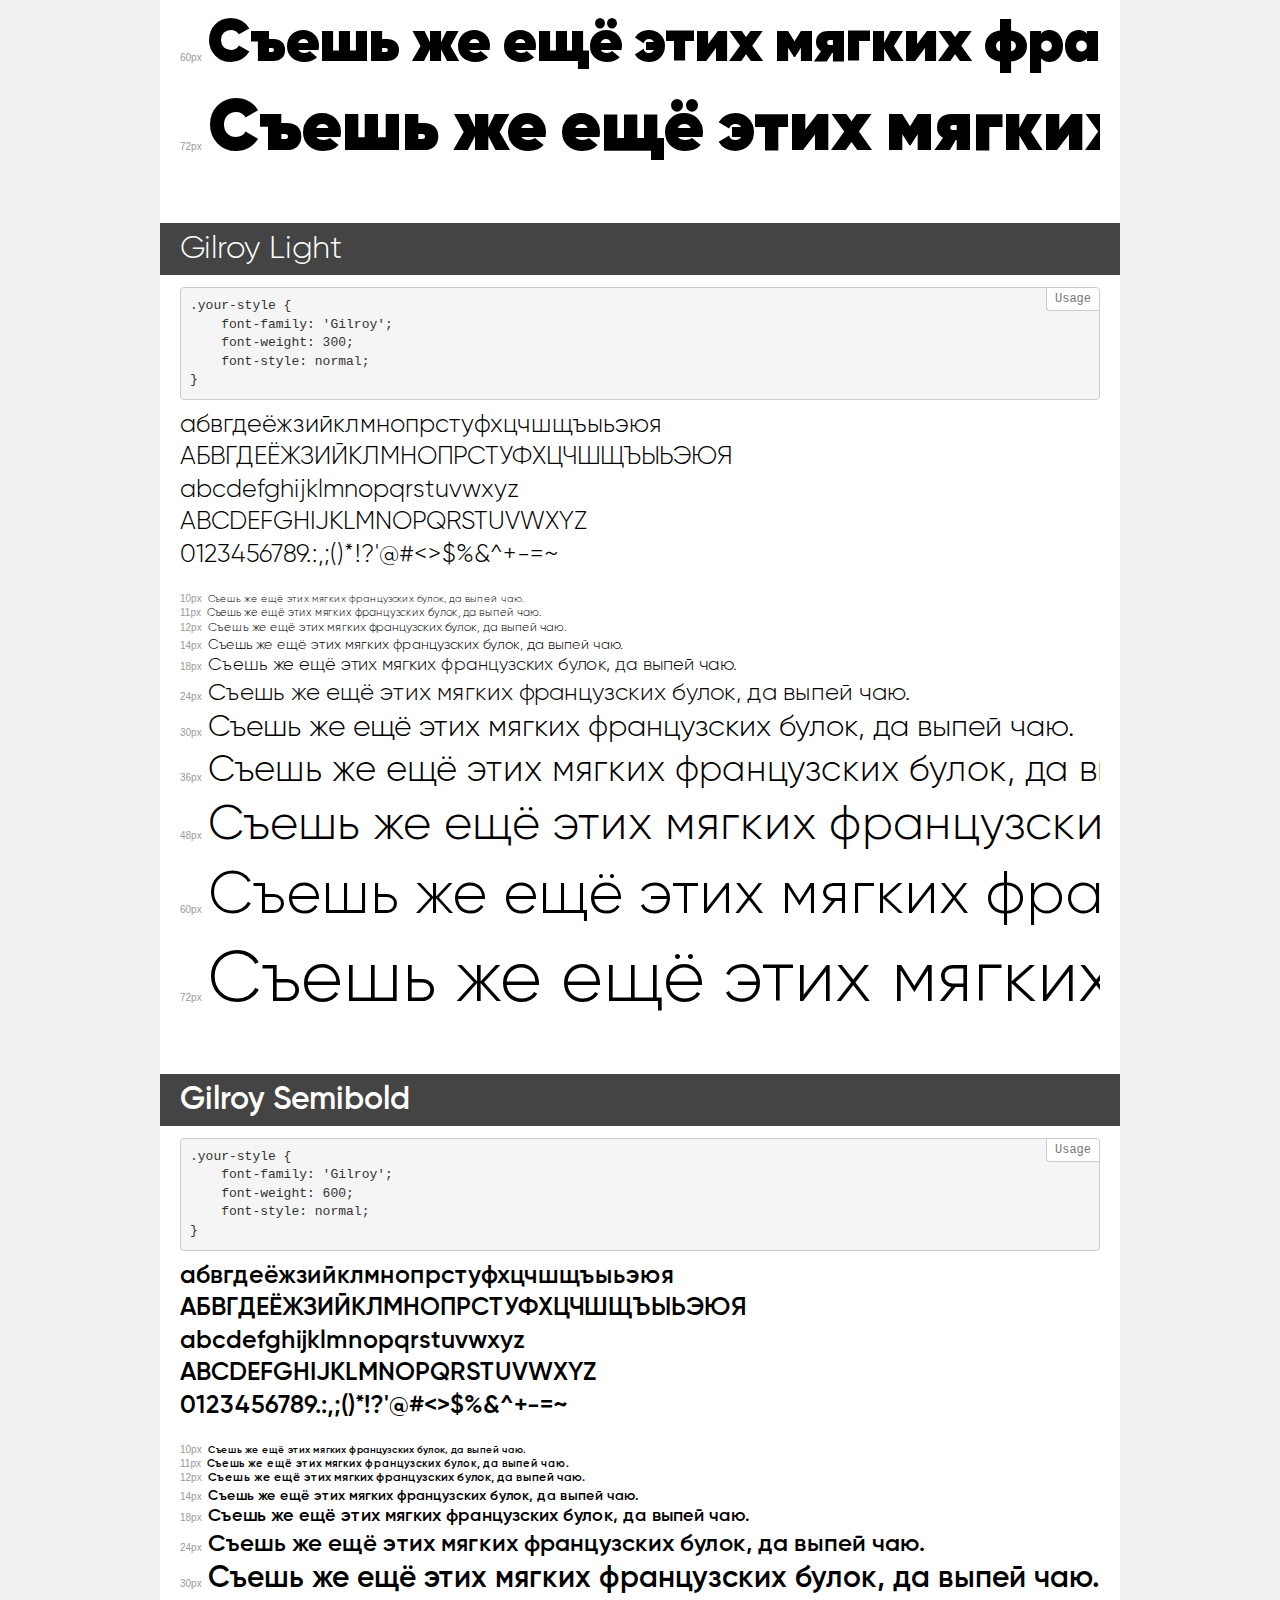
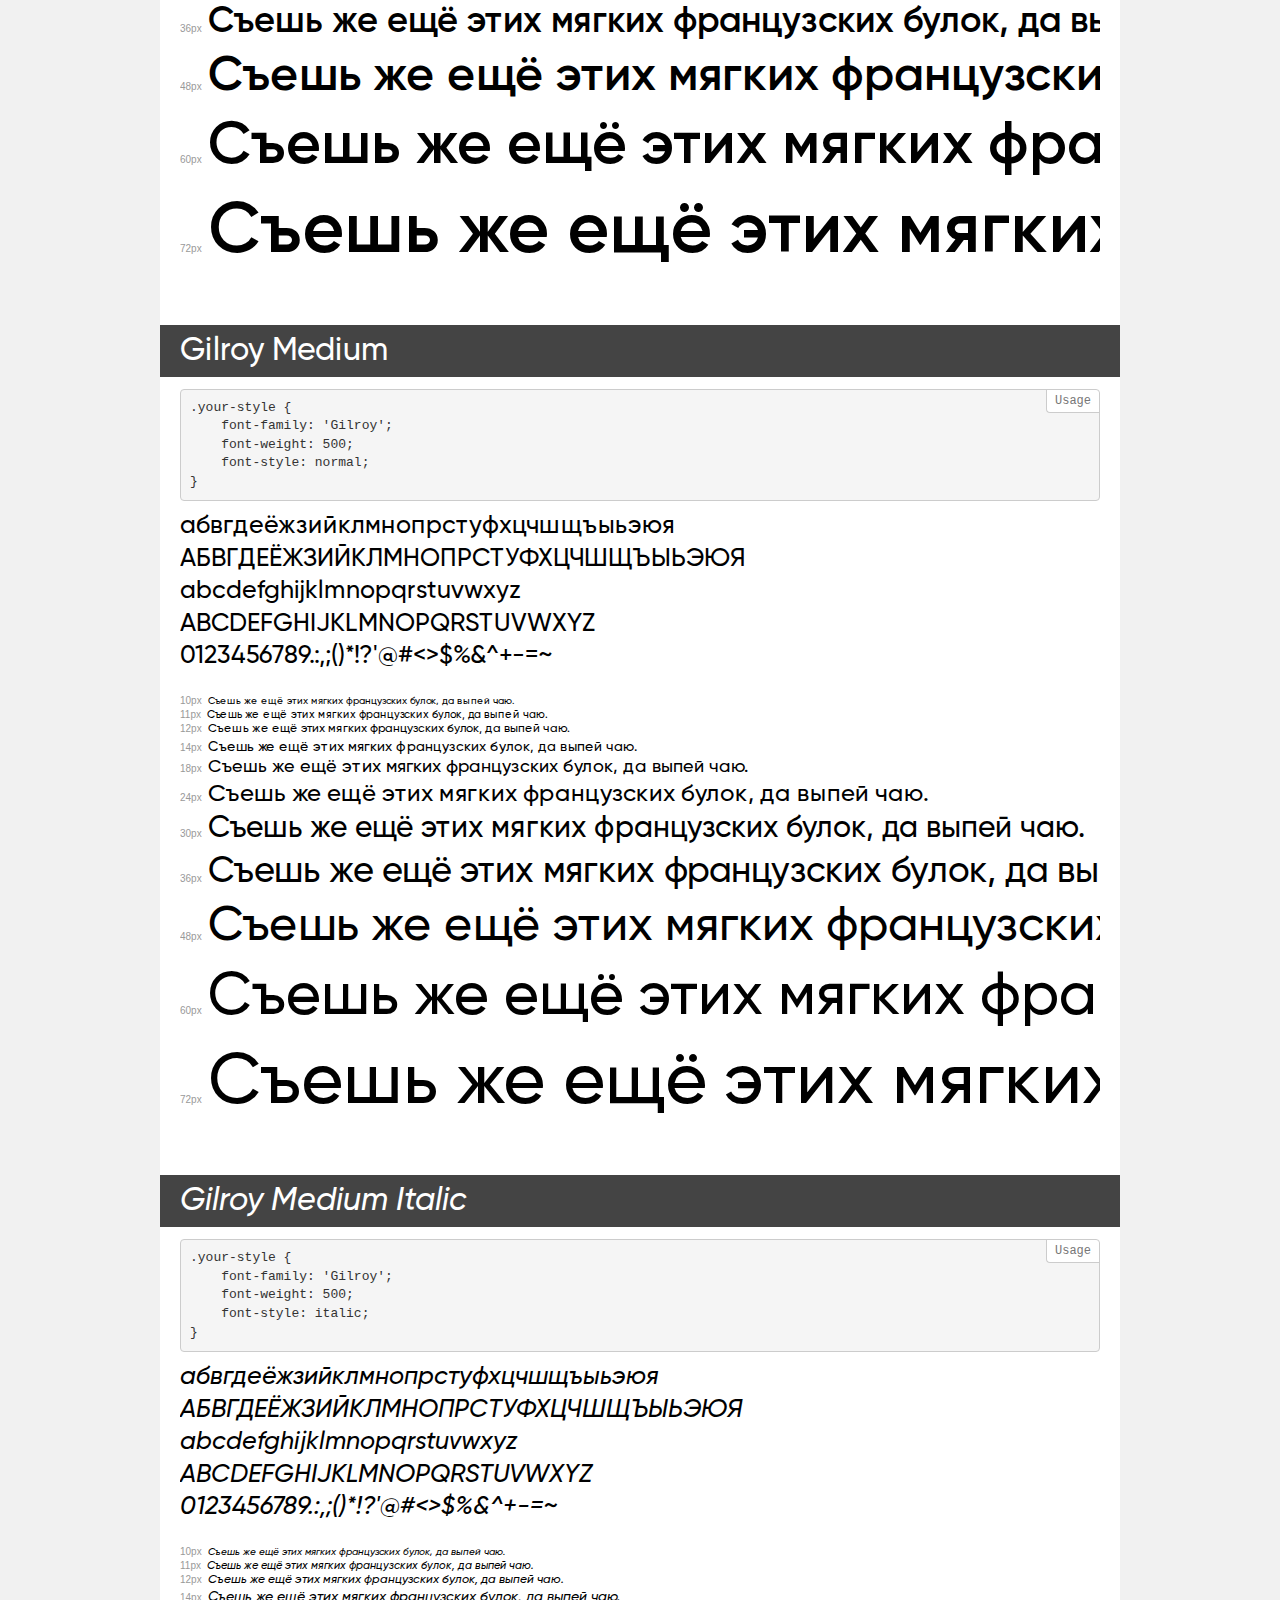
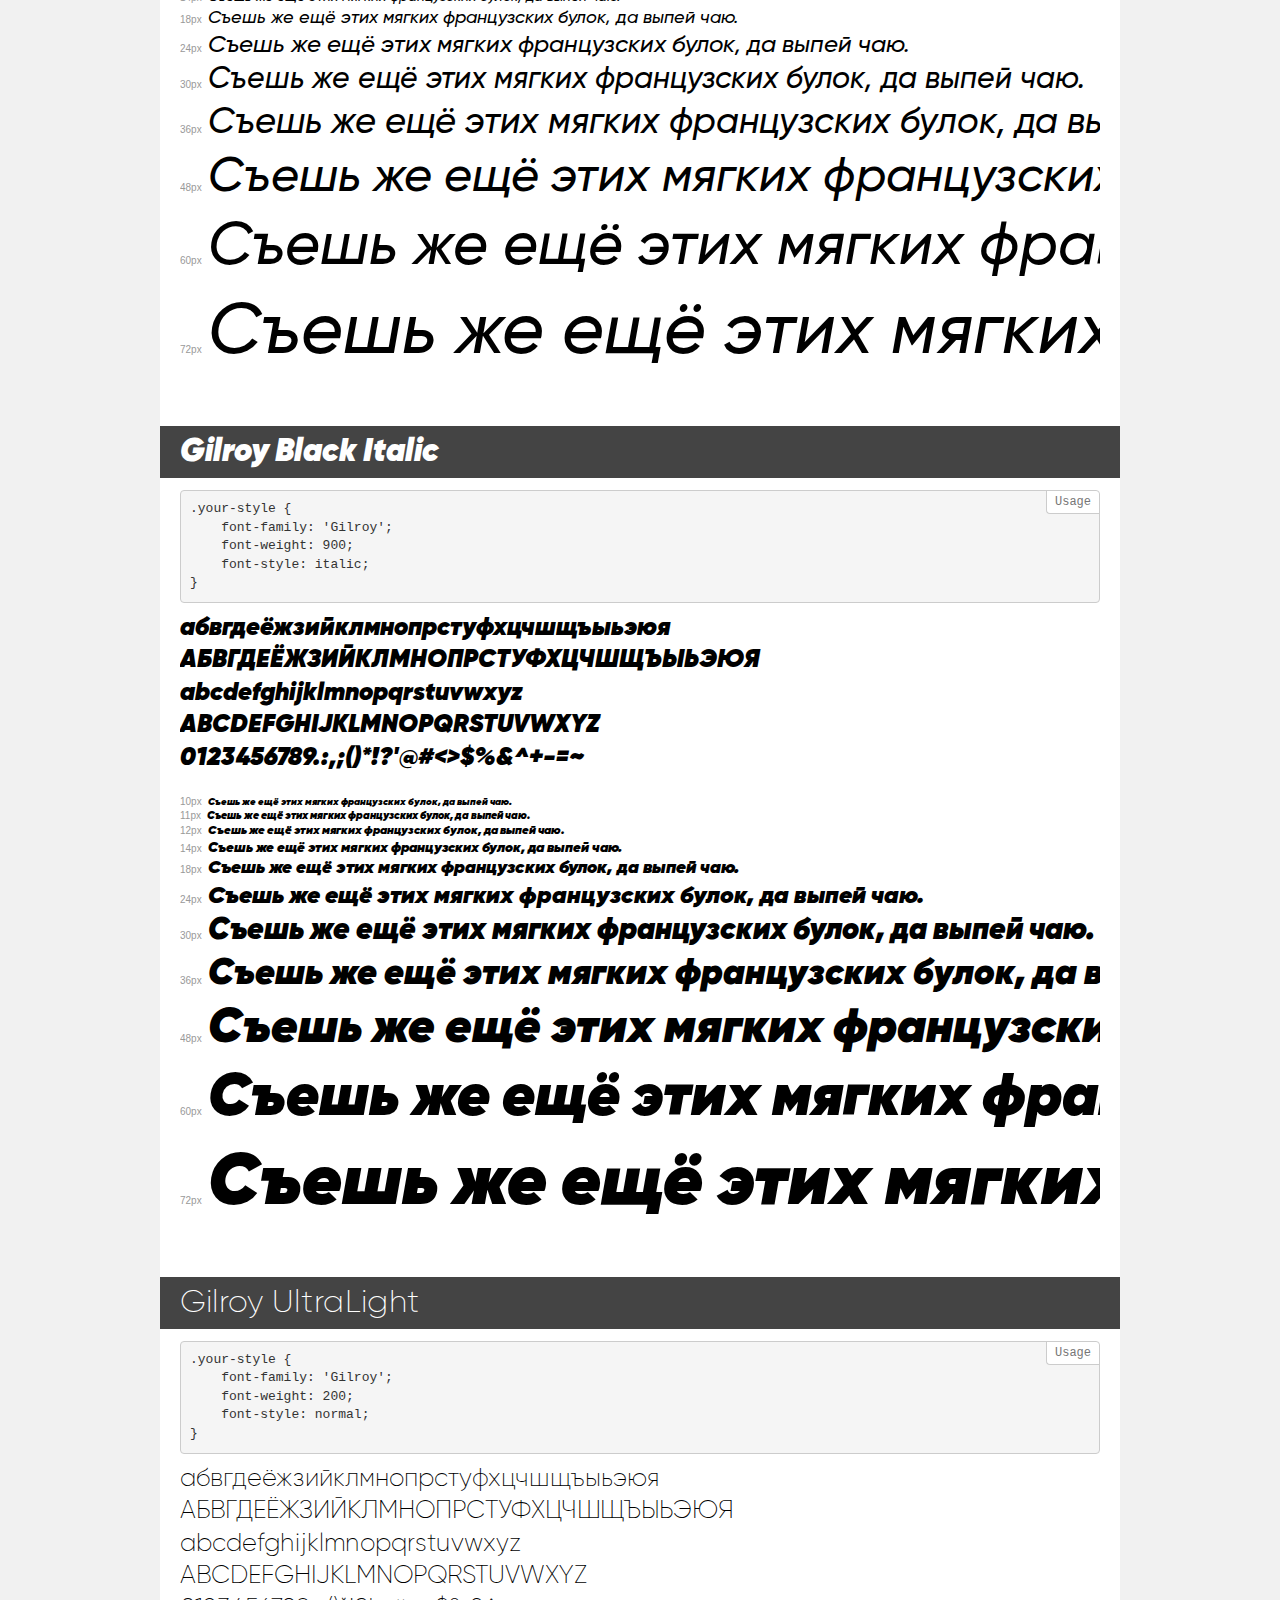
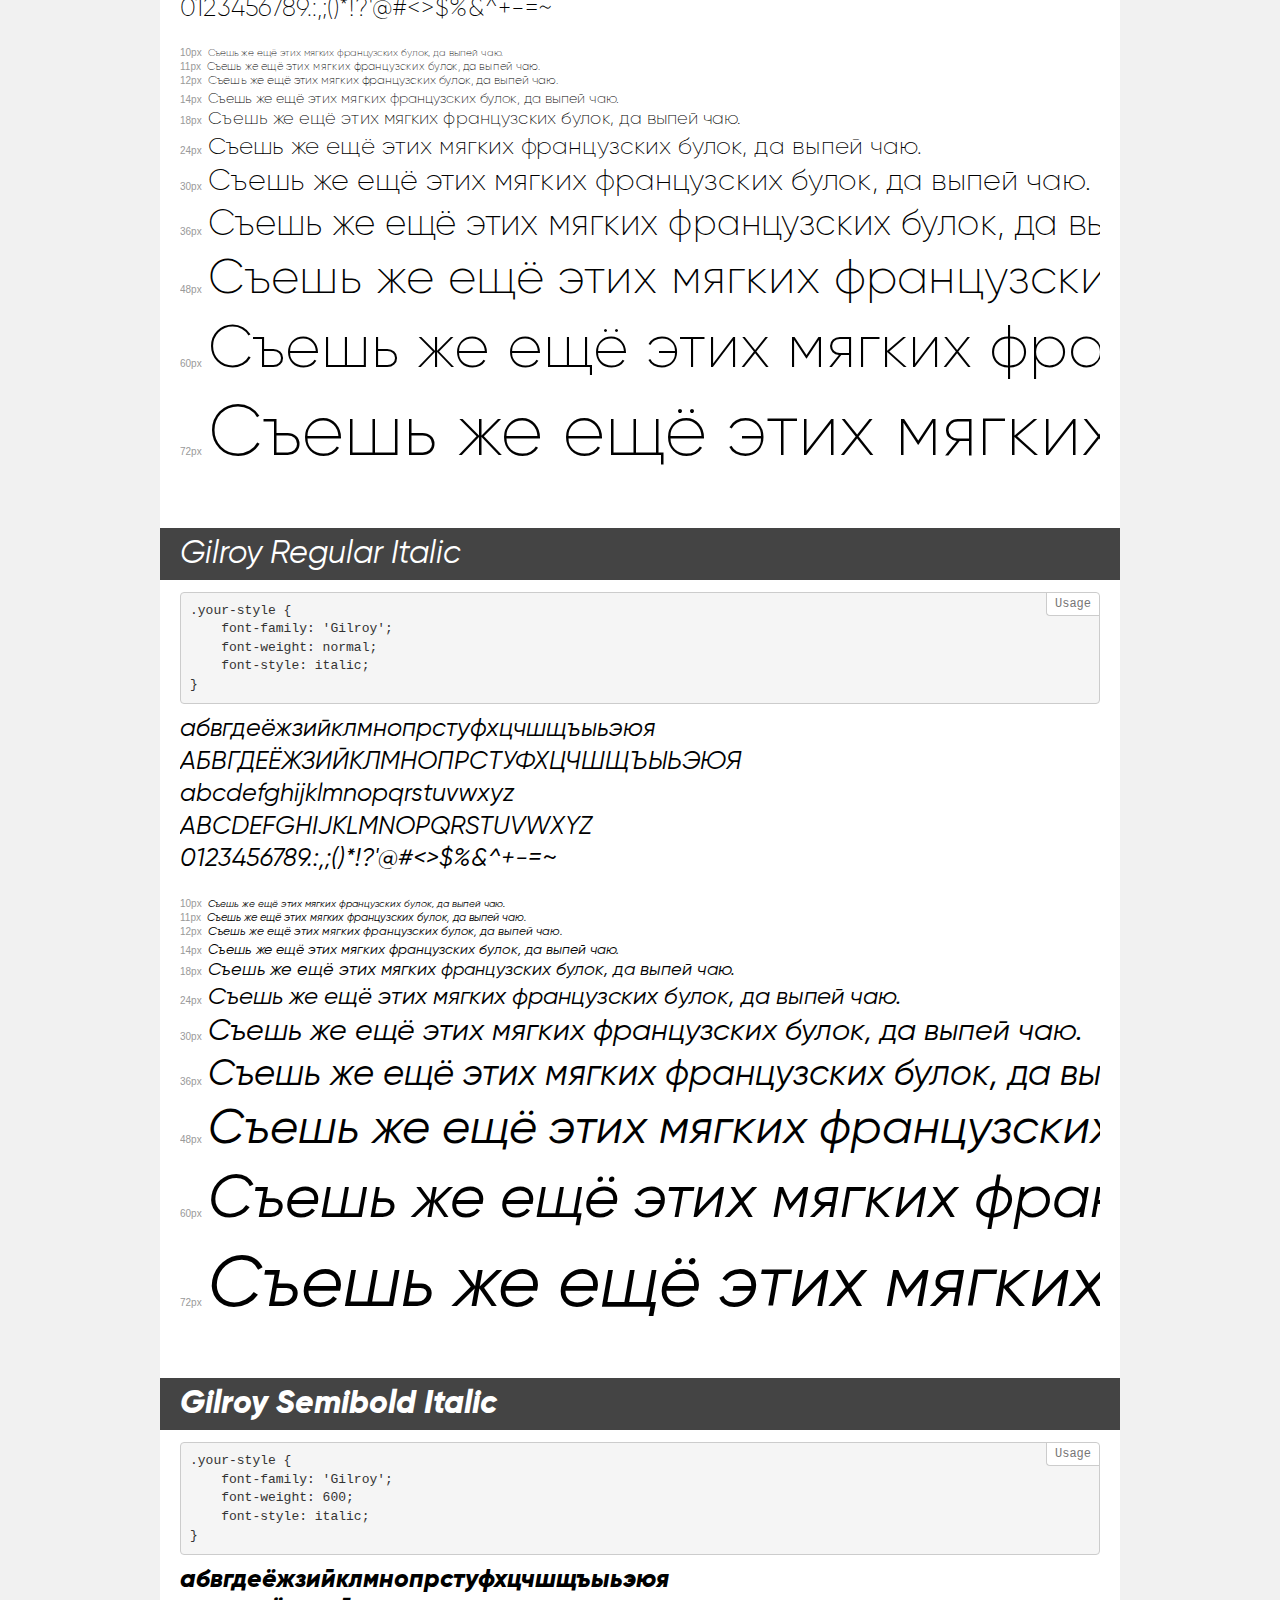
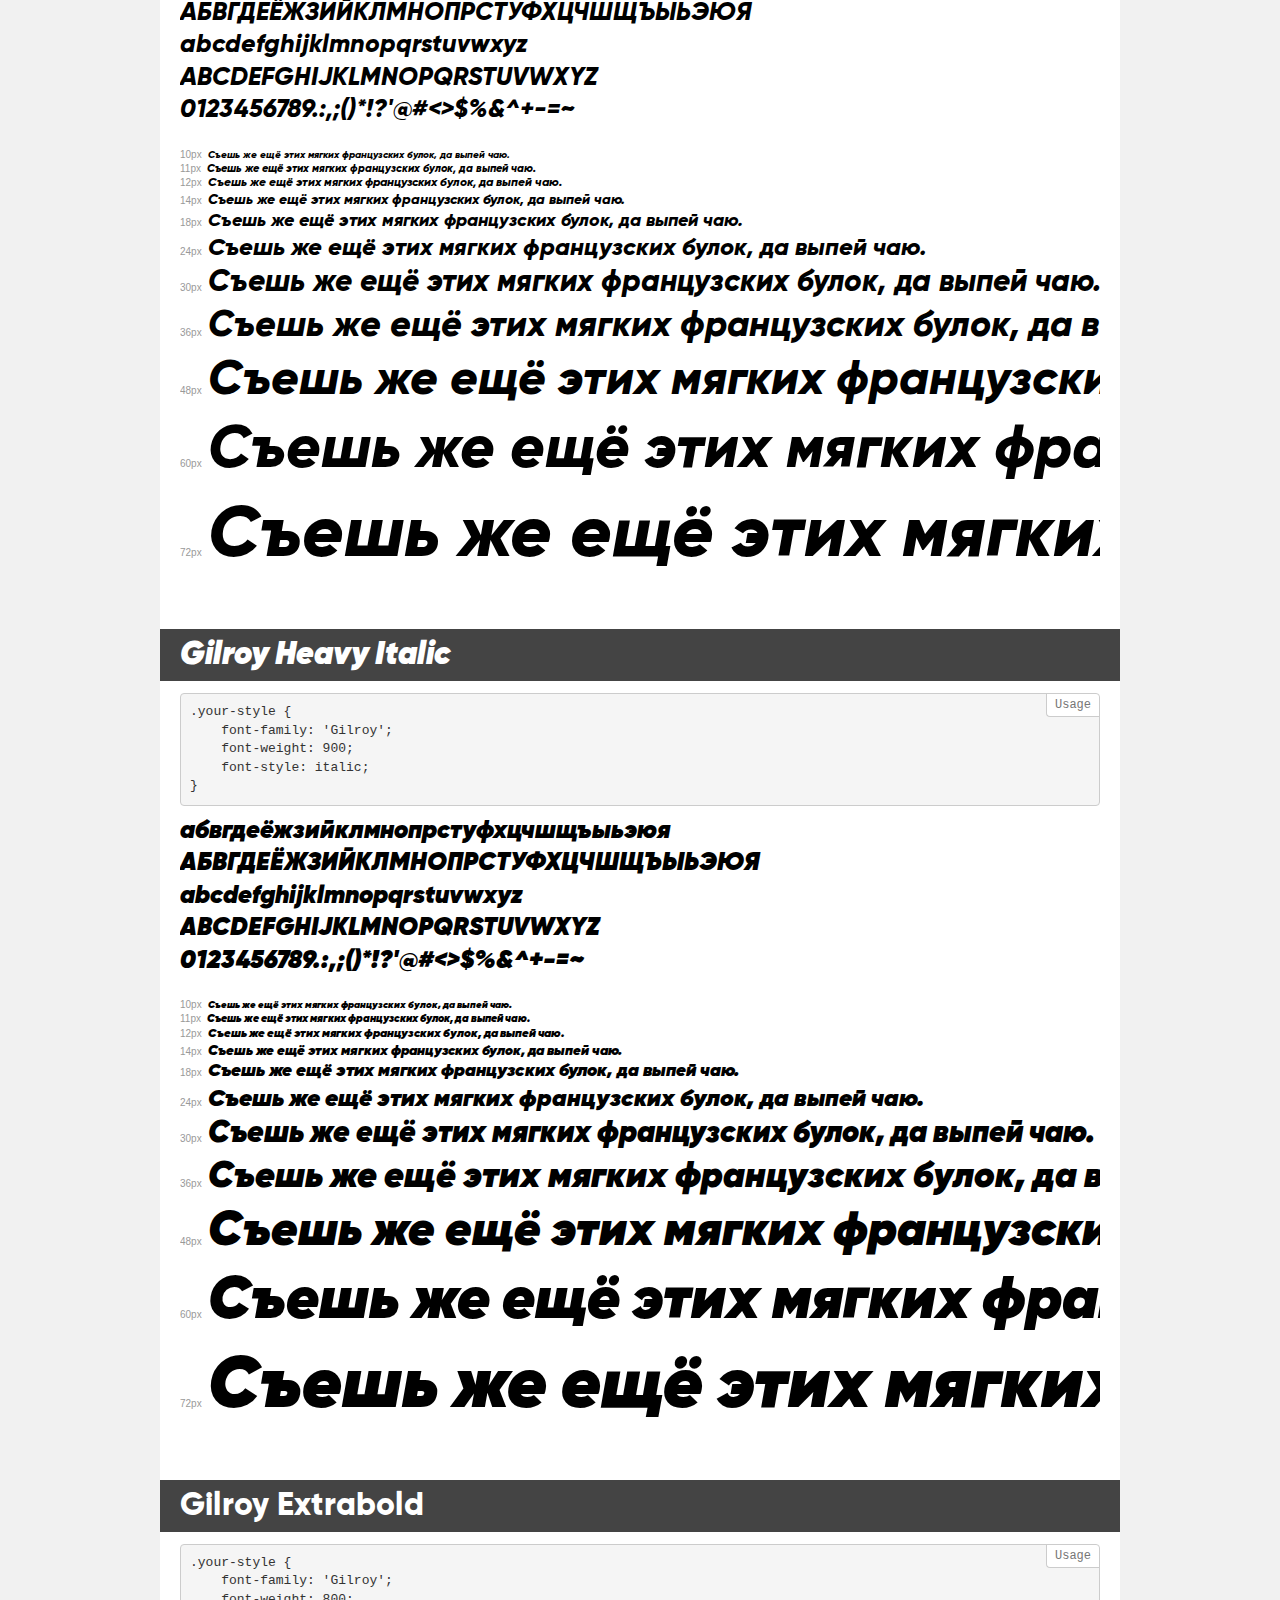
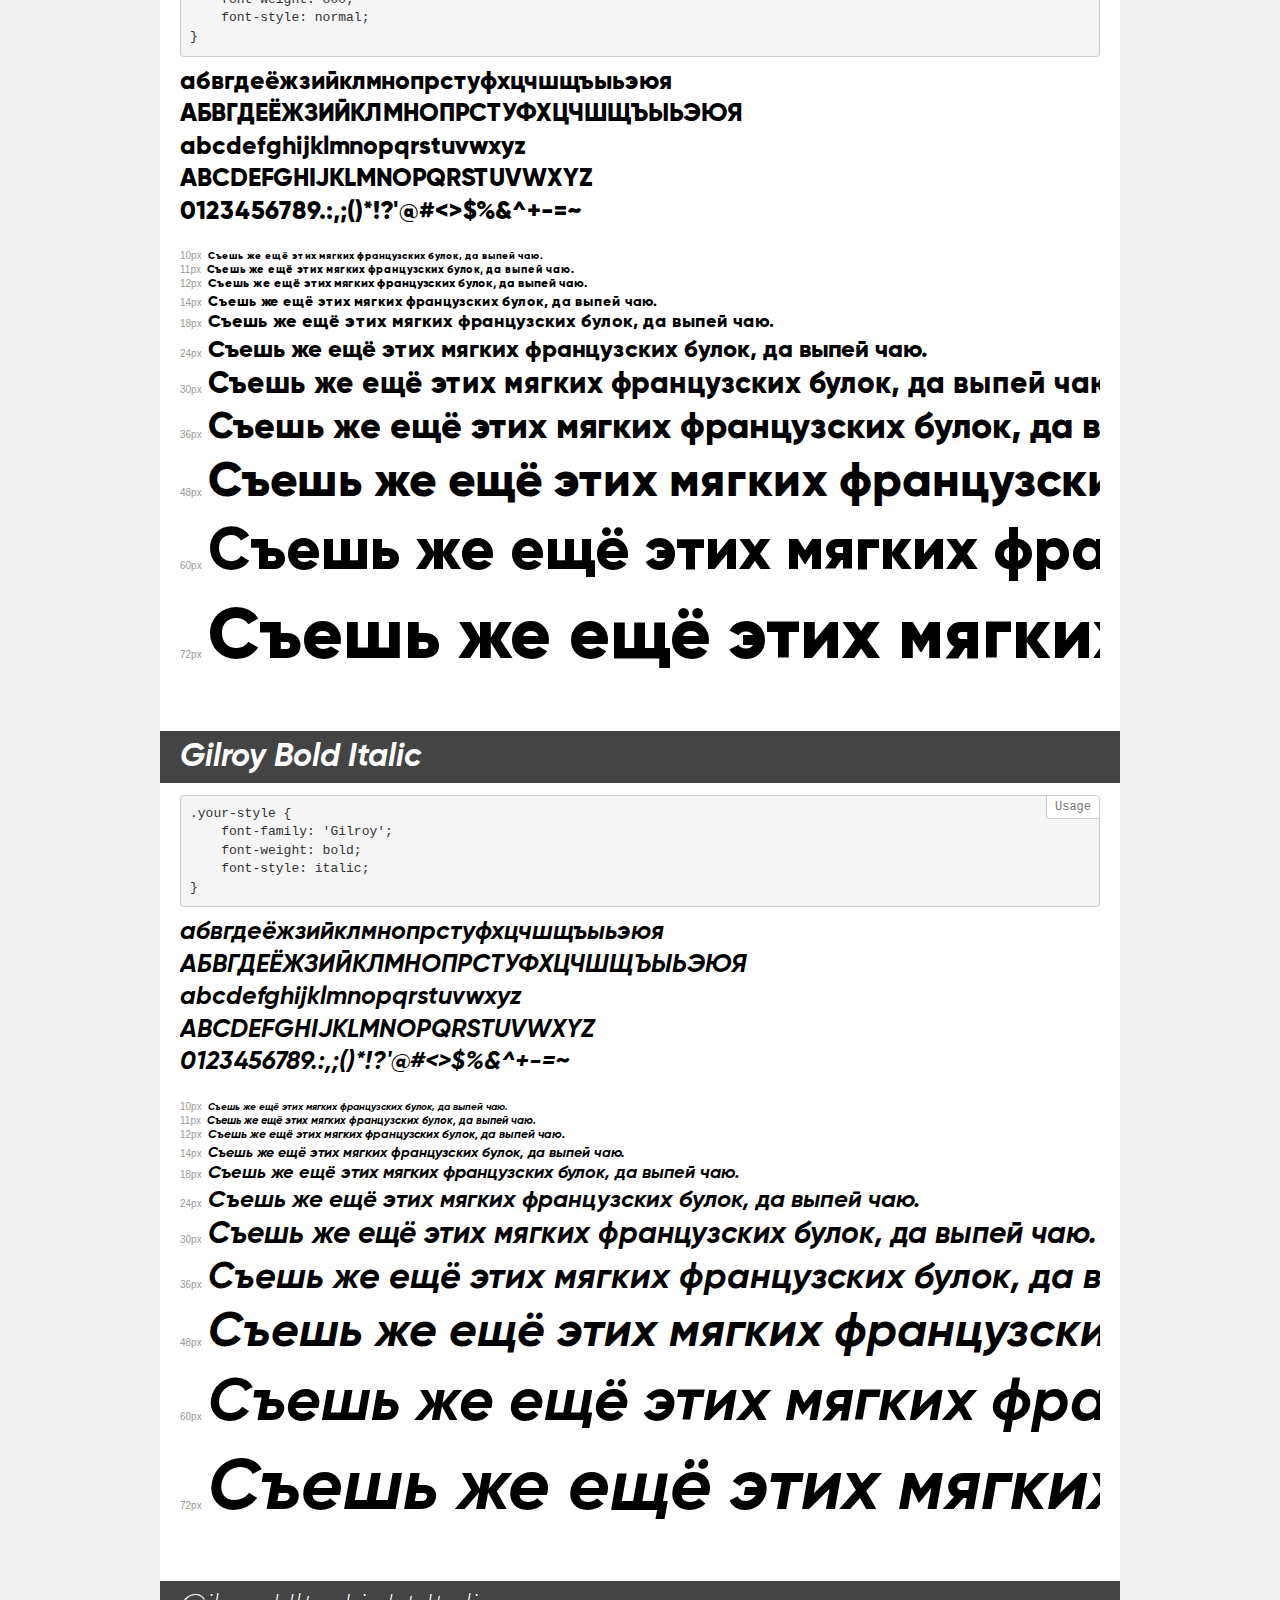
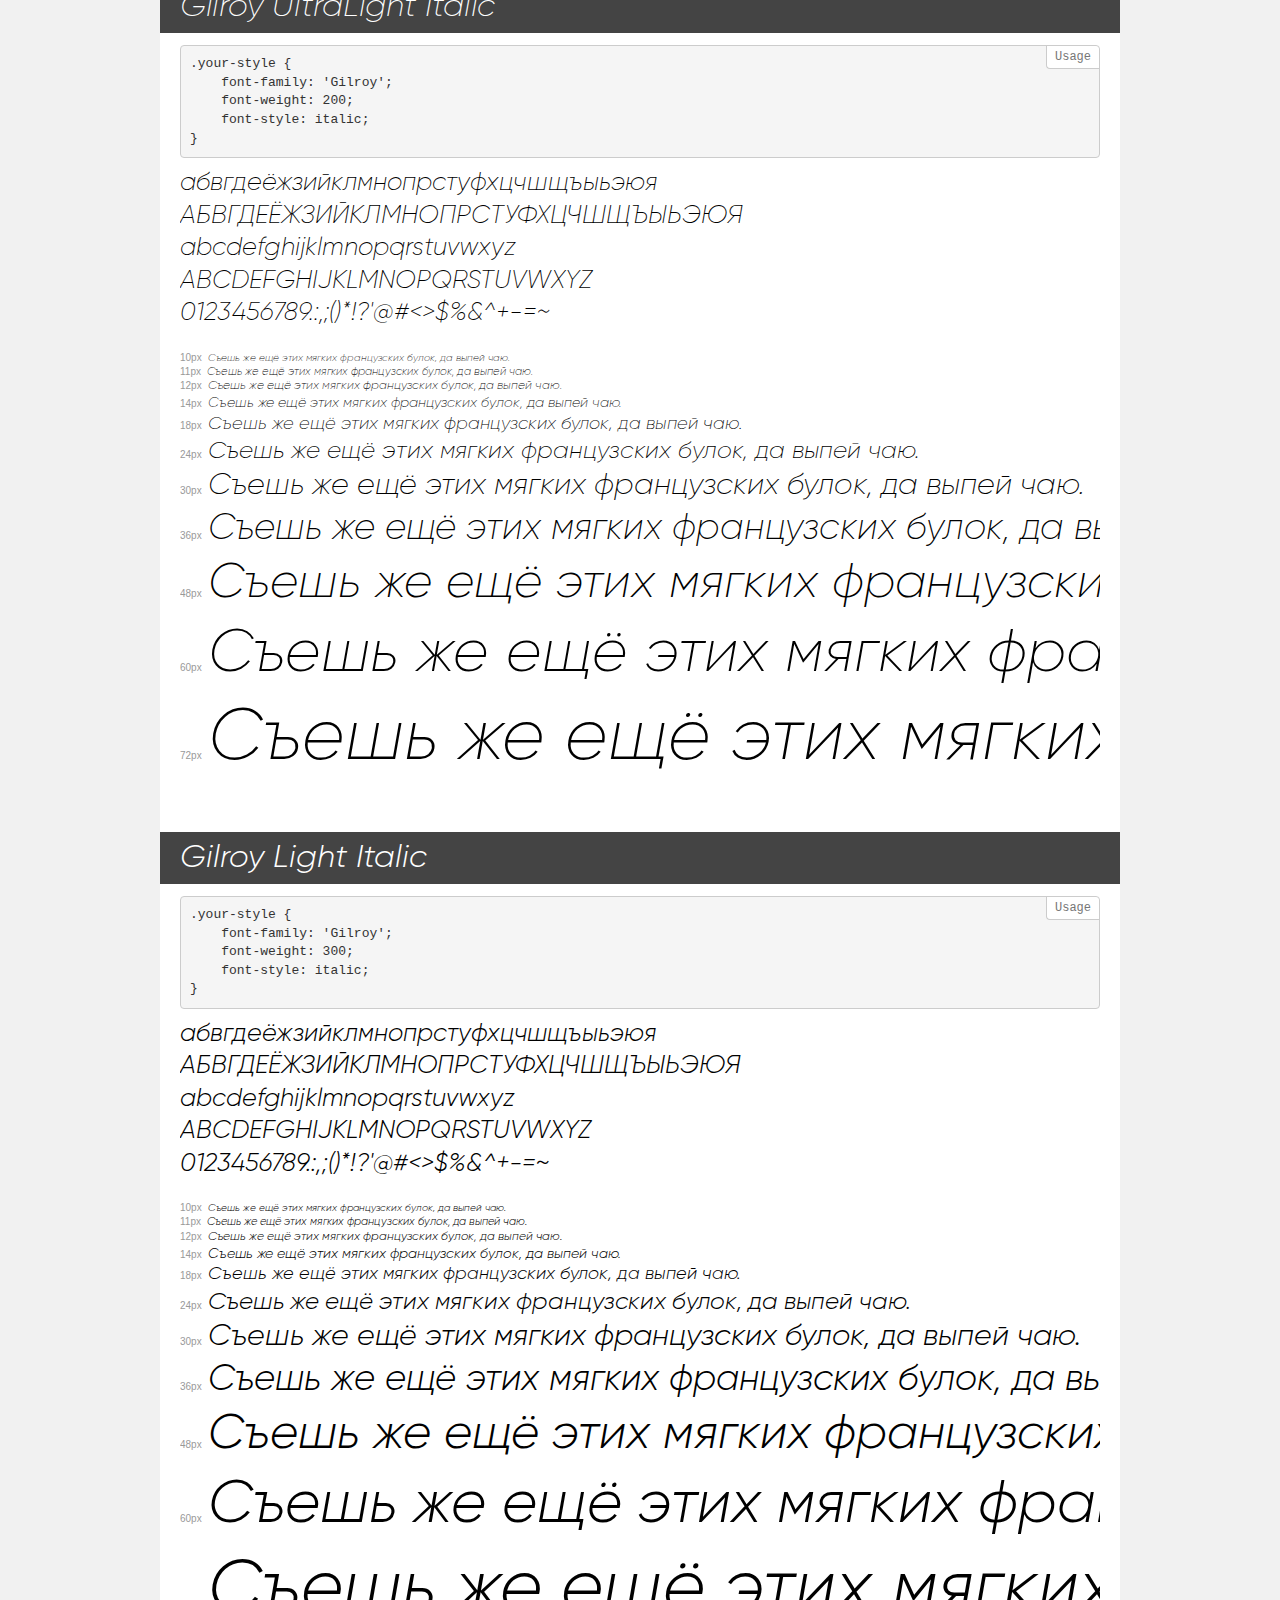
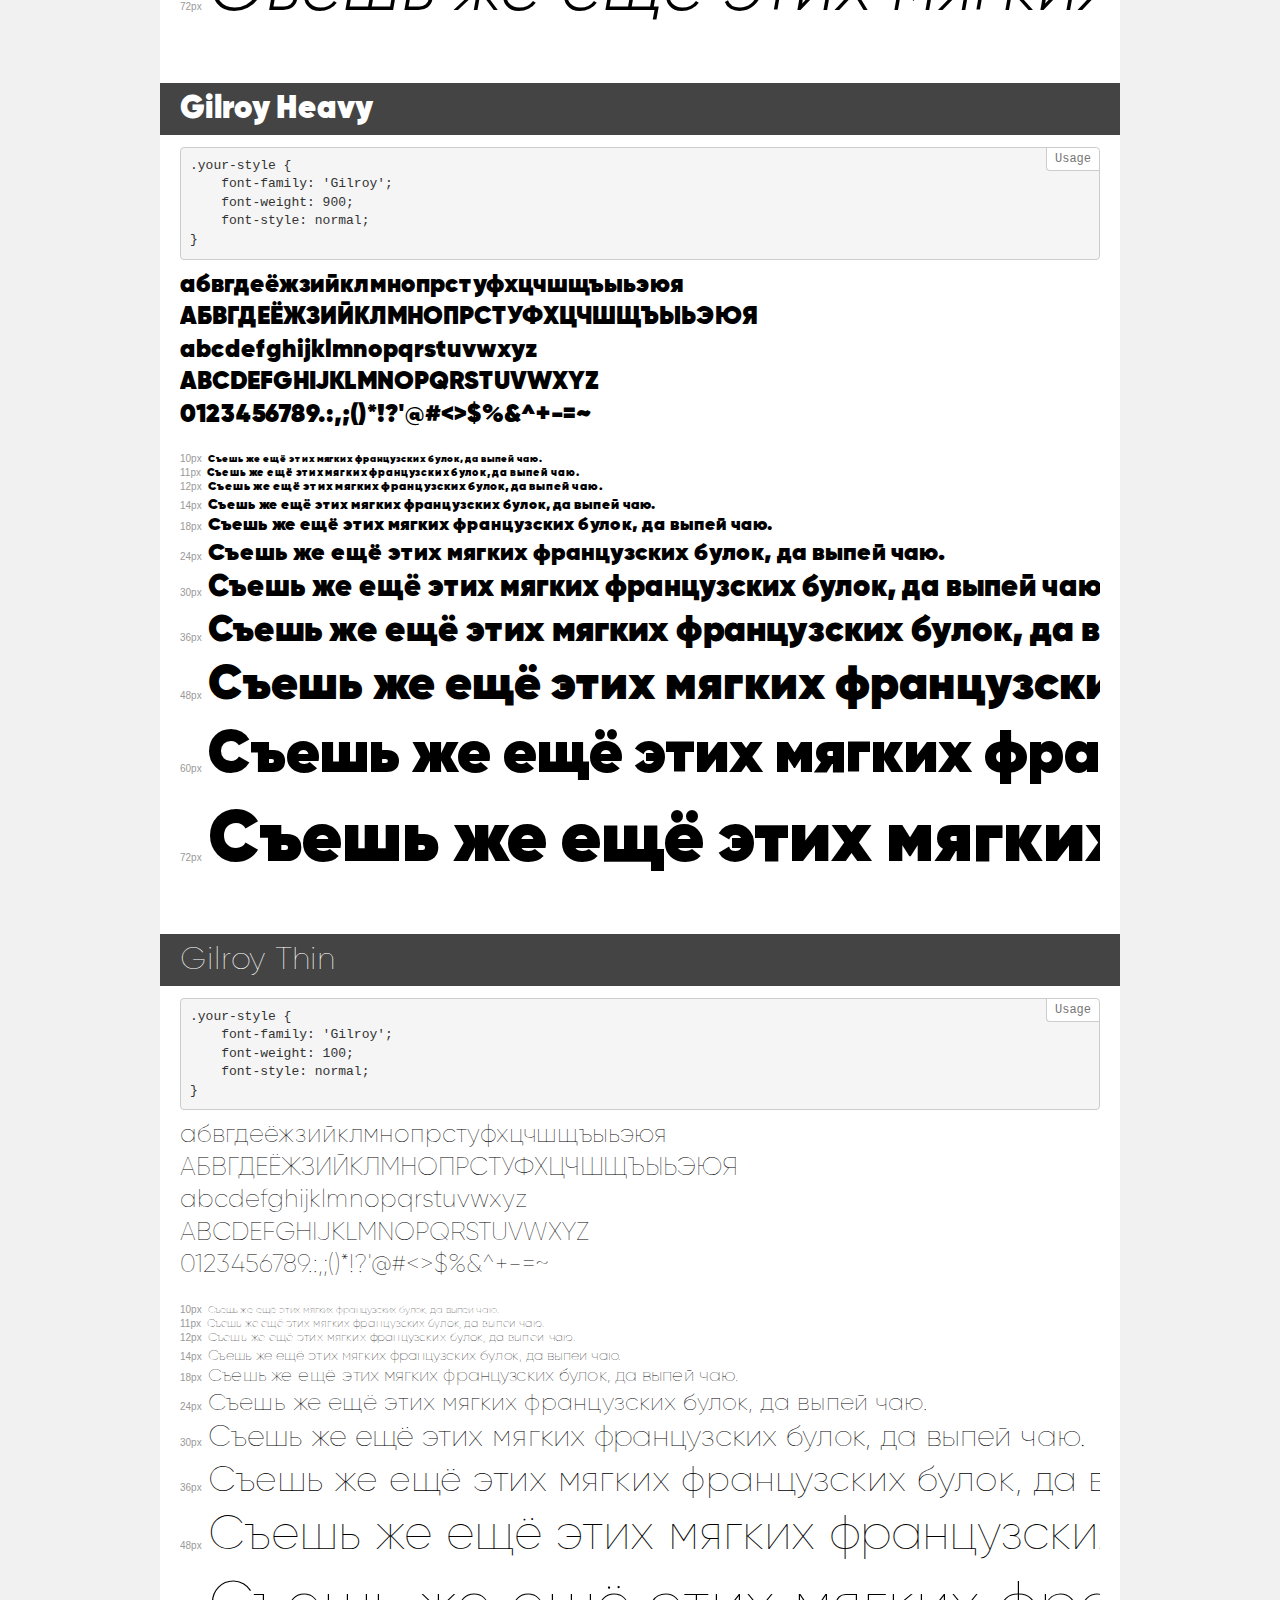
<file: data/fonts/demo.html>
<!DOCTYPE html>
<html>
<head>
    <meta charset="utf-8">
    <meta http-equiv="X-UA-Compatible" content="IE=edge">
    <meta name="viewport" content="width=device-width, initial-scale=1">
    <meta name="robots" content="noindex, noarchive">
    <meta name="format-detection" content="telephone=no">
    <title>Transfonter demo</title>
    <link href="stylesheet.css" rel="stylesheet">
    <style>
        /*
        http://meyerweb.com/eric/tools/css/reset/
        v2.0 | 20110126
        License: none (public domain)
        */
        html, body, div, span, applet, object, iframe,
        h1, h2, h3, h4, h5, h6, p, blockquote, pre,
        a, abbr, acronym, address, big, cite, code,
        del, dfn, em, img, ins, kbd, q, s, samp,
        small, strike, strong, sub, sup, tt, var,
        b, u, i, center,
        dl, dt, dd, ol, ul, li,
        fieldset, form, label, legend,
        table, caption, tbody, tfoot, thead, tr, th, td,
        article, aside, canvas, details, embed,
        figure, figcaption, footer, header, hgroup,
        menu, nav, output, ruby, section, summary,
        time, mark, audio, video {
            margin: 0;
            padding: 0;
            border: 0;
            font-size: 100%;
            font: inherit;
            vertical-align: baseline;
        }
        /* HTML5 display-role reset for older browsers */
        article, aside, details, figcaption, figure,
        footer, header, hgroup, menu, nav, section {
            display: block;
        }
        body {
            line-height: 1;
        }
        ol, ul {
            list-style: none;
        }
        blockquote, q {
            quotes: none;
        }
        blockquote:before, blockquote:after,
        q:before, q:after {
            content: '';
            content: none;
        }
        table {
            border-collapse: collapse;
            border-spacing: 0;
        }
        /* common styles */
        body {
            background: #f1f1f1;
            color: #000;
        }
        .page {
            background: #fff;
            width: 920px;
            margin: 0 auto;
            padding: 20px 20px 0 20px;
            overflow: hidden;
        }
        .font-container {
            overflow-x: auto;
            overflow-y: hidden;
            margin-bottom: 40px;
            line-height: 1.3;
            white-space: nowrap;
            padding-bottom: 5px;
        }
        h1 {
            position: relative;
            background: #444;
            font-size: 32px;
            color: #fff;
            padding: 10px 20px;
            margin: 0 -20px 12px -20px;
        }
        .letters {
            font-size: 25px;
            margin-bottom: 20px;
        }
        .s10:before {
            content: '10px';
        }
        .s11:before {
            content: '11px';
        }
        .s12:before {
            content: '12px';
        }
        .s14:before {
            content: '14px';
        }
        .s18:before {
            content: '18px';
        }
        .s24:before {
            content: '24px';
        }
        .s30:before {
            content: '30px';
        }
        .s36:before {
            content: '36px';
        }
        .s48:before {
            content: '48px';
        }
        .s60:before {
            content: '60px';
        }
        .s72:before {
            content: '72px';
        }
        .s10:before, .s11:before, .s12:before, .s14:before,
        .s18:before, .s24:before, .s30:before, .s36:before,
        .s48:before, .s60:before, .s72:before {
            font-family: Arial, sans-serif;
            font-size: 10px;
            font-weight: normal;
            font-style: normal;
            color: #999;
            padding-right: 6px;
        }
        pre {
            display: block;
            position: relative;
            padding: 9px;
            margin: 0 0 10px;
            font-family: Monaco, Menlo, Consolas, "Courier New", monospace !important;
            font-size: 13px;
            line-height: 1.428571429;
            color: #333;
            font-weight: normal !important;
            font-style: normal !important;
            background-color: #f5f5f5;
            border: 1px solid #ccc;
            overflow-x: auto;
            border-radius: 4px;
        }
        pre:after {
            display: block;
            position: absolute;
            right: 0;
            top: 0;
            content: 'Usage';
            line-height: 1;
            padding: 5px 8px;
            font-size: 12px;
            color: #767676;
            background-color: #fff;
            border: 1px solid #ccc;
            border-right: none;
            border-top: none;
            border-radius: 0 4px 0 4px;
            z-index: 10;
        }
        /* responsive */
        @media (max-width: 959px) {
            .page {
                width: auto;
                margin: 0;
            }
        }
    </style>
</head>
<body>
<div class="page">
    <div class="demo" style="font-family: 'Gilroy'; font-weight: normal; font-style: normal;">
        <h1>Gilroy Regular</h1>
        <pre>.your-style {
    font-family: 'Gilroy';
    font-weight: normal;
    font-style: normal;
}</pre>
        <div class="font-container">
            <p class="letters">
                абвгдеёжзийклмнопрстуфхцчшщъыьэюя<br>
АБВГДЕЁЖЗИЙКЛМНОПРСТУФХЦЧШЩЪЫЬЭЮЯ<br>
abcdefghijklmnopqrstuvwxyz<br>
ABCDEFGHIJKLMNOPQRSTUVWXYZ<br>
                0123456789.:,;()*!?'@#<>$%&^+-=~
            </p>
            <p class="s10" style="font-size: 10px;">Съешь же ещё этих мягких французских булок, да выпей чаю.</p>
            <p class="s11" style="font-size: 11px;">Съешь же ещё этих мягких французских булок, да выпей чаю.</p>
            <p class="s12" style="font-size: 12px;">Съешь же ещё этих мягких французских булок, да выпей чаю.</p>
            <p class="s14" style="font-size: 14px;">Съешь же ещё этих мягких французских булок, да выпей чаю.</p>
            <p class="s18" style="font-size: 18px;">Съешь же ещё этих мягких французских булок, да выпей чаю.</p>
            <p class="s24" style="font-size: 24px;">Съешь же ещё этих мягких французских булок, да выпей чаю.</p>
            <p class="s30" style="font-size: 30px;">Съешь же ещё этих мягких французских булок, да выпей чаю.</p>
            <p class="s36" style="font-size: 36px;">Съешь же ещё этих мягких французских булок, да выпей чаю.</p>
            <p class="s48" style="font-size: 48px;">Съешь же ещё этих мягких французских булок, да выпей чаю.</p>
            <p class="s60" style="font-size: 60px;">Съешь же ещё этих мягких французских булок, да выпей чаю.</p>
            <p class="s72" style="font-size: 72px;">Съешь же ещё этих мягких французских булок, да выпей чаю.</p>
        </div>
    </div>
    <div class="demo" style="font-family: 'Gilroy'; font-weight: 800; font-style: italic;">
        <h1>Gilroy Extrabold Italic</h1>
        <pre>.your-style {
    font-family: 'Gilroy';
    font-weight: 800;
    font-style: italic;
}</pre>
        <div class="font-container">
            <p class="letters">
                абвгдеёжзийклмнопрстуфхцчшщъыьэюя<br>
АБВГДЕЁЖЗИЙКЛМНОПРСТУФХЦЧШЩЪЫЬЭЮЯ<br>
abcdefghijklmnopqrstuvwxyz<br>
ABCDEFGHIJKLMNOPQRSTUVWXYZ<br>
                0123456789.:,;()*!?'@#<>$%&^+-=~
            </p>
            <p class="s10" style="font-size: 10px;">Съешь же ещё этих мягких французских булок, да выпей чаю.</p>
            <p class="s11" style="font-size: 11px;">Съешь же ещё этих мягких французских булок, да выпей чаю.</p>
            <p class="s12" style="font-size: 12px;">Съешь же ещё этих мягких французских булок, да выпей чаю.</p>
            <p class="s14" style="font-size: 14px;">Съешь же ещё этих мягких французских булок, да выпей чаю.</p>
            <p class="s18" style="font-size: 18px;">Съешь же ещё этих мягких французских булок, да выпей чаю.</p>
            <p class="s24" style="font-size: 24px;">Съешь же ещё этих мягких французских булок, да выпей чаю.</p>
            <p class="s30" style="font-size: 30px;">Съешь же ещё этих мягких французских булок, да выпей чаю.</p>
            <p class="s36" style="font-size: 36px;">Съешь же ещё этих мягких французских булок, да выпей чаю.</p>
            <p class="s48" style="font-size: 48px;">Съешь же ещё этих мягких французских булок, да выпей чаю.</p>
            <p class="s60" style="font-size: 60px;">Съешь же ещё этих мягких французских булок, да выпей чаю.</p>
            <p class="s72" style="font-size: 72px;">Съешь же ещё этих мягких французских булок, да выпей чаю.</p>
        </div>
    </div>
    <div class="demo" style="font-family: 'Gilroy'; font-weight: bold; font-style: normal;">
        <h1>Gilroy Bold</h1>
        <pre>.your-style {
    font-family: 'Gilroy';
    font-weight: bold;
    font-style: normal;
}</pre>
        <div class="font-container">
            <p class="letters">
                абвгдеёжзийклмнопрстуфхцчшщъыьэюя<br>
АБВГДЕЁЖЗИЙКЛМНОПРСТУФХЦЧШЩЪЫЬЭЮЯ<br>
abcdefghijklmnopqrstuvwxyz<br>
ABCDEFGHIJKLMNOPQRSTUVWXYZ<br>
                0123456789.:,;()*!?'@#<>$%&^+-=~
            </p>
            <p class="s10" style="font-size: 10px;">Съешь же ещё этих мягких французских булок, да выпей чаю.</p>
            <p class="s11" style="font-size: 11px;">Съешь же ещё этих мягких французских булок, да выпей чаю.</p>
            <p class="s12" style="font-size: 12px;">Съешь же ещё этих мягких французских булок, да выпей чаю.</p>
            <p class="s14" style="font-size: 14px;">Съешь же ещё этих мягких французских булок, да выпей чаю.</p>
            <p class="s18" style="font-size: 18px;">Съешь же ещё этих мягких французских булок, да выпей чаю.</p>
            <p class="s24" style="font-size: 24px;">Съешь же ещё этих мягких французских булок, да выпей чаю.</p>
            <p class="s30" style="font-size: 30px;">Съешь же ещё этих мягких французских булок, да выпей чаю.</p>
            <p class="s36" style="font-size: 36px;">Съешь же ещё этих мягких французских булок, да выпей чаю.</p>
            <p class="s48" style="font-size: 48px;">Съешь же ещё этих мягких французских булок, да выпей чаю.</p>
            <p class="s60" style="font-size: 60px;">Съешь же ещё этих мягких французских булок, да выпей чаю.</p>
            <p class="s72" style="font-size: 72px;">Съешь же ещё этих мягких французских булок, да выпей чаю.</p>
        </div>
    </div>
    <div class="demo" style="font-family: 'Gilroy'; font-weight: 900; font-style: normal;">
        <h1>Gilroy Black</h1>
        <pre>.your-style {
    font-family: 'Gilroy';
    font-weight: 900;
    font-style: normal;
}</pre>
        <div class="font-container">
            <p class="letters">
                абвгдеёжзийклмнопрстуфхцчшщъыьэюя<br>
АБВГДЕЁЖЗИЙКЛМНОПРСТУФХЦЧШЩЪЫЬЭЮЯ<br>
abcdefghijklmnopqrstuvwxyz<br>
ABCDEFGHIJKLMNOPQRSTUVWXYZ<br>
                0123456789.:,;()*!?'@#<>$%&^+-=~
            </p>
            <p class="s10" style="font-size: 10px;">Съешь же ещё этих мягких французских булок, да выпей чаю.</p>
            <p class="s11" style="font-size: 11px;">Съешь же ещё этих мягких французских булок, да выпей чаю.</p>
            <p class="s12" style="font-size: 12px;">Съешь же ещё этих мягких французских булок, да выпей чаю.</p>
            <p class="s14" style="font-size: 14px;">Съешь же ещё этих мягких французских булок, да выпей чаю.</p>
            <p class="s18" style="font-size: 18px;">Съешь же ещё этих мягких французских булок, да выпей чаю.</p>
            <p class="s24" style="font-size: 24px;">Съешь же ещё этих мягких французских булок, да выпей чаю.</p>
            <p class="s30" style="font-size: 30px;">Съешь же ещё этих мягких французских булок, да выпей чаю.</p>
            <p class="s36" style="font-size: 36px;">Съешь же ещё этих мягких французских булок, да выпей чаю.</p>
            <p class="s48" style="font-size: 48px;">Съешь же ещё этих мягких французских булок, да выпей чаю.</p>
            <p class="s60" style="font-size: 60px;">Съешь же ещё этих мягких французских булок, да выпей чаю.</p>
            <p class="s72" style="font-size: 72px;">Съешь же ещё этих мягких французских булок, да выпей чаю.</p>
        </div>
    </div>
    <div class="demo" style="font-family: 'Gilroy'; font-weight: 300; font-style: normal;">
        <h1>Gilroy Light</h1>
        <pre>.your-style {
    font-family: 'Gilroy';
    font-weight: 300;
    font-style: normal;
}</pre>
        <div class="font-container">
            <p class="letters">
                абвгдеёжзийклмнопрстуфхцчшщъыьэюя<br>
АБВГДЕЁЖЗИЙКЛМНОПРСТУФХЦЧШЩЪЫЬЭЮЯ<br>
abcdefghijklmnopqrstuvwxyz<br>
ABCDEFGHIJKLMNOPQRSTUVWXYZ<br>
                0123456789.:,;()*!?'@#<>$%&^+-=~
            </p>
            <p class="s10" style="font-size: 10px;">Съешь же ещё этих мягких французских булок, да выпей чаю.</p>
            <p class="s11" style="font-size: 11px;">Съешь же ещё этих мягких французских булок, да выпей чаю.</p>
            <p class="s12" style="font-size: 12px;">Съешь же ещё этих мягких французских булок, да выпей чаю.</p>
            <p class="s14" style="font-size: 14px;">Съешь же ещё этих мягких французских булок, да выпей чаю.</p>
            <p class="s18" style="font-size: 18px;">Съешь же ещё этих мягких французских булок, да выпей чаю.</p>
            <p class="s24" style="font-size: 24px;">Съешь же ещё этих мягких французских булок, да выпей чаю.</p>
            <p class="s30" style="font-size: 30px;">Съешь же ещё этих мягких французских булок, да выпей чаю.</p>
            <p class="s36" style="font-size: 36px;">Съешь же ещё этих мягких французских булок, да выпей чаю.</p>
            <p class="s48" style="font-size: 48px;">Съешь же ещё этих мягких французских булок, да выпей чаю.</p>
            <p class="s60" style="font-size: 60px;">Съешь же ещё этих мягких французских булок, да выпей чаю.</p>
            <p class="s72" style="font-size: 72px;">Съешь же ещё этих мягких французских булок, да выпей чаю.</p>
        </div>
    </div>
    <div class="demo" style="font-family: 'Gilroy'; font-weight: 600; font-style: normal;">
        <h1>Gilroy Semibold</h1>
        <pre>.your-style {
    font-family: 'Gilroy';
    font-weight: 600;
    font-style: normal;
}</pre>
        <div class="font-container">
            <p class="letters">
                абвгдеёжзийклмнопрстуфхцчшщъыьэюя<br>
АБВГДЕЁЖЗИЙКЛМНОПРСТУФХЦЧШЩЪЫЬЭЮЯ<br>
abcdefghijklmnopqrstuvwxyz<br>
ABCDEFGHIJKLMNOPQRSTUVWXYZ<br>
                0123456789.:,;()*!?'@#<>$%&^+-=~
            </p>
            <p class="s10" style="font-size: 10px;">Съешь же ещё этих мягких французских булок, да выпей чаю.</p>
            <p class="s11" style="font-size: 11px;">Съешь же ещё этих мягких французских булок, да выпей чаю.</p>
            <p class="s12" style="font-size: 12px;">Съешь же ещё этих мягких французских булок, да выпей чаю.</p>
            <p class="s14" style="font-size: 14px;">Съешь же ещё этих мягких французских булок, да выпей чаю.</p>
            <p class="s18" style="font-size: 18px;">Съешь же ещё этих мягких французских булок, да выпей чаю.</p>
            <p class="s24" style="font-size: 24px;">Съешь же ещё этих мягких французских булок, да выпей чаю.</p>
            <p class="s30" style="font-size: 30px;">Съешь же ещё этих мягких французских булок, да выпей чаю.</p>
            <p class="s36" style="font-size: 36px;">Съешь же ещё этих мягких французских булок, да выпей чаю.</p>
            <p class="s48" style="font-size: 48px;">Съешь же ещё этих мягких французских булок, да выпей чаю.</p>
            <p class="s60" style="font-size: 60px;">Съешь же ещё этих мягких французских булок, да выпей чаю.</p>
            <p class="s72" style="font-size: 72px;">Съешь же ещё этих мягких французских булок, да выпей чаю.</p>
        </div>
    </div>
    <div class="demo" style="font-family: 'Gilroy'; font-weight: 500; font-style: normal;">
        <h1>Gilroy Medium</h1>
        <pre>.your-style {
    font-family: 'Gilroy';
    font-weight: 500;
    font-style: normal;
}</pre>
        <div class="font-container">
            <p class="letters">
                абвгдеёжзийклмнопрстуфхцчшщъыьэюя<br>
АБВГДЕЁЖЗИЙКЛМНОПРСТУФХЦЧШЩЪЫЬЭЮЯ<br>
abcdefghijklmnopqrstuvwxyz<br>
ABCDEFGHIJKLMNOPQRSTUVWXYZ<br>
                0123456789.:,;()*!?'@#<>$%&^+-=~
            </p>
            <p class="s10" style="font-size: 10px;">Съешь же ещё этих мягких французских булок, да выпей чаю.</p>
            <p class="s11" style="font-size: 11px;">Съешь же ещё этих мягких французских булок, да выпей чаю.</p>
            <p class="s12" style="font-size: 12px;">Съешь же ещё этих мягких французских булок, да выпей чаю.</p>
            <p class="s14" style="font-size: 14px;">Съешь же ещё этих мягких французских булок, да выпей чаю.</p>
            <p class="s18" style="font-size: 18px;">Съешь же ещё этих мягких французских булок, да выпей чаю.</p>
            <p class="s24" style="font-size: 24px;">Съешь же ещё этих мягких французских булок, да выпей чаю.</p>
            <p class="s30" style="font-size: 30px;">Съешь же ещё этих мягких французских булок, да выпей чаю.</p>
            <p class="s36" style="font-size: 36px;">Съешь же ещё этих мягких французских булок, да выпей чаю.</p>
            <p class="s48" style="font-size: 48px;">Съешь же ещё этих мягких французских булок, да выпей чаю.</p>
            <p class="s60" style="font-size: 60px;">Съешь же ещё этих мягких французских булок, да выпей чаю.</p>
            <p class="s72" style="font-size: 72px;">Съешь же ещё этих мягких французских булок, да выпей чаю.</p>
        </div>
    </div>
    <div class="demo" style="font-family: 'Gilroy'; font-weight: 500; font-style: italic;">
        <h1>Gilroy Medium Italic</h1>
        <pre>.your-style {
    font-family: 'Gilroy';
    font-weight: 500;
    font-style: italic;
}</pre>
        <div class="font-container">
            <p class="letters">
                абвгдеёжзийклмнопрстуфхцчшщъыьэюя<br>
АБВГДЕЁЖЗИЙКЛМНОПРСТУФХЦЧШЩЪЫЬЭЮЯ<br>
abcdefghijklmnopqrstuvwxyz<br>
ABCDEFGHIJKLMNOPQRSTUVWXYZ<br>
                0123456789.:,;()*!?'@#<>$%&^+-=~
            </p>
            <p class="s10" style="font-size: 10px;">Съешь же ещё этих мягких французских булок, да выпей чаю.</p>
            <p class="s11" style="font-size: 11px;">Съешь же ещё этих мягких французских булок, да выпей чаю.</p>
            <p class="s12" style="font-size: 12px;">Съешь же ещё этих мягких французских булок, да выпей чаю.</p>
            <p class="s14" style="font-size: 14px;">Съешь же ещё этих мягких французских булок, да выпей чаю.</p>
            <p class="s18" style="font-size: 18px;">Съешь же ещё этих мягких французских булок, да выпей чаю.</p>
            <p class="s24" style="font-size: 24px;">Съешь же ещё этих мягких французских булок, да выпей чаю.</p>
            <p class="s30" style="font-size: 30px;">Съешь же ещё этих мягких французских булок, да выпей чаю.</p>
            <p class="s36" style="font-size: 36px;">Съешь же ещё этих мягких французских булок, да выпей чаю.</p>
            <p class="s48" style="font-size: 48px;">Съешь же ещё этих мягких французских булок, да выпей чаю.</p>
            <p class="s60" style="font-size: 60px;">Съешь же ещё этих мягких французских булок, да выпей чаю.</p>
            <p class="s72" style="font-size: 72px;">Съешь же ещё этих мягких французских булок, да выпей чаю.</p>
        </div>
    </div>
    <div class="demo" style="font-family: 'Gilroy'; font-weight: 900; font-style: italic;">
        <h1>Gilroy Black Italic</h1>
        <pre>.your-style {
    font-family: 'Gilroy';
    font-weight: 900;
    font-style: italic;
}</pre>
        <div class="font-container">
            <p class="letters">
                абвгдеёжзийклмнопрстуфхцчшщъыьэюя<br>
АБВГДЕЁЖЗИЙКЛМНОПРСТУФХЦЧШЩЪЫЬЭЮЯ<br>
abcdefghijklmnopqrstuvwxyz<br>
ABCDEFGHIJKLMNOPQRSTUVWXYZ<br>
                0123456789.:,;()*!?'@#<>$%&^+-=~
            </p>
            <p class="s10" style="font-size: 10px;">Съешь же ещё этих мягких французских булок, да выпей чаю.</p>
            <p class="s11" style="font-size: 11px;">Съешь же ещё этих мягких французских булок, да выпей чаю.</p>
            <p class="s12" style="font-size: 12px;">Съешь же ещё этих мягких французских булок, да выпей чаю.</p>
            <p class="s14" style="font-size: 14px;">Съешь же ещё этих мягких французских булок, да выпей чаю.</p>
            <p class="s18" style="font-size: 18px;">Съешь же ещё этих мягких французских булок, да выпей чаю.</p>
            <p class="s24" style="font-size: 24px;">Съешь же ещё этих мягких французских булок, да выпей чаю.</p>
            <p class="s30" style="font-size: 30px;">Съешь же ещё этих мягких французских булок, да выпей чаю.</p>
            <p class="s36" style="font-size: 36px;">Съешь же ещё этих мягких французских булок, да выпей чаю.</p>
            <p class="s48" style="font-size: 48px;">Съешь же ещё этих мягких французских булок, да выпей чаю.</p>
            <p class="s60" style="font-size: 60px;">Съешь же ещё этих мягких французских булок, да выпей чаю.</p>
            <p class="s72" style="font-size: 72px;">Съешь же ещё этих мягких французских булок, да выпей чаю.</p>
        </div>
    </div>
    <div class="demo" style="font-family: 'Gilroy'; font-weight: 200; font-style: normal;">
        <h1>Gilroy UltraLight</h1>
        <pre>.your-style {
    font-family: 'Gilroy';
    font-weight: 200;
    font-style: normal;
}</pre>
        <div class="font-container">
            <p class="letters">
                абвгдеёжзийклмнопрстуфхцчшщъыьэюя<br>
АБВГДЕЁЖЗИЙКЛМНОПРСТУФХЦЧШЩЪЫЬЭЮЯ<br>
abcdefghijklmnopqrstuvwxyz<br>
ABCDEFGHIJKLMNOPQRSTUVWXYZ<br>
                0123456789.:,;()*!?'@#<>$%&^+-=~
            </p>
            <p class="s10" style="font-size: 10px;">Съешь же ещё этих мягких французских булок, да выпей чаю.</p>
            <p class="s11" style="font-size: 11px;">Съешь же ещё этих мягких французских булок, да выпей чаю.</p>
            <p class="s12" style="font-size: 12px;">Съешь же ещё этих мягких французских булок, да выпей чаю.</p>
            <p class="s14" style="font-size: 14px;">Съешь же ещё этих мягких французских булок, да выпей чаю.</p>
            <p class="s18" style="font-size: 18px;">Съешь же ещё этих мягких французских булок, да выпей чаю.</p>
            <p class="s24" style="font-size: 24px;">Съешь же ещё этих мягких французских булок, да выпей чаю.</p>
            <p class="s30" style="font-size: 30px;">Съешь же ещё этих мягких французских булок, да выпей чаю.</p>
            <p class="s36" style="font-size: 36px;">Съешь же ещё этих мягких французских булок, да выпей чаю.</p>
            <p class="s48" style="font-size: 48px;">Съешь же ещё этих мягких французских булок, да выпей чаю.</p>
            <p class="s60" style="font-size: 60px;">Съешь же ещё этих мягких французских булок, да выпей чаю.</p>
            <p class="s72" style="font-size: 72px;">Съешь же ещё этих мягких французских булок, да выпей чаю.</p>
        </div>
    </div>
    <div class="demo" style="font-family: 'Gilroy'; font-weight: normal; font-style: italic;">
        <h1>Gilroy Regular Italic</h1>
        <pre>.your-style {
    font-family: 'Gilroy';
    font-weight: normal;
    font-style: italic;
}</pre>
        <div class="font-container">
            <p class="letters">
                абвгдеёжзийклмнопрстуфхцчшщъыьэюя<br>
АБВГДЕЁЖЗИЙКЛМНОПРСТУФХЦЧШЩЪЫЬЭЮЯ<br>
abcdefghijklmnopqrstuvwxyz<br>
ABCDEFGHIJKLMNOPQRSTUVWXYZ<br>
                0123456789.:,;()*!?'@#<>$%&^+-=~
            </p>
            <p class="s10" style="font-size: 10px;">Съешь же ещё этих мягких французских булок, да выпей чаю.</p>
            <p class="s11" style="font-size: 11px;">Съешь же ещё этих мягких французских булок, да выпей чаю.</p>
            <p class="s12" style="font-size: 12px;">Съешь же ещё этих мягких французских булок, да выпей чаю.</p>
            <p class="s14" style="font-size: 14px;">Съешь же ещё этих мягких французских булок, да выпей чаю.</p>
            <p class="s18" style="font-size: 18px;">Съешь же ещё этих мягких французских булок, да выпей чаю.</p>
            <p class="s24" style="font-size: 24px;">Съешь же ещё этих мягких французских булок, да выпей чаю.</p>
            <p class="s30" style="font-size: 30px;">Съешь же ещё этих мягких французских булок, да выпей чаю.</p>
            <p class="s36" style="font-size: 36px;">Съешь же ещё этих мягких французских булок, да выпей чаю.</p>
            <p class="s48" style="font-size: 48px;">Съешь же ещё этих мягких французских булок, да выпей чаю.</p>
            <p class="s60" style="font-size: 60px;">Съешь же ещё этих мягких французских булок, да выпей чаю.</p>
            <p class="s72" style="font-size: 72px;">Съешь же ещё этих мягких французских булок, да выпей чаю.</p>
        </div>
    </div>
    <div class="demo" style="font-family: 'Gilroy'; font-weight: 600; font-style: italic;">
        <h1>Gilroy Semibold Italic</h1>
        <pre>.your-style {
    font-family: 'Gilroy';
    font-weight: 600;
    font-style: italic;
}</pre>
        <div class="font-container">
            <p class="letters">
                абвгдеёжзийклмнопрстуфхцчшщъыьэюя<br>
АБВГДЕЁЖЗИЙКЛМНОПРСТУФХЦЧШЩЪЫЬЭЮЯ<br>
abcdefghijklmnopqrstuvwxyz<br>
ABCDEFGHIJKLMNOPQRSTUVWXYZ<br>
                0123456789.:,;()*!?'@#<>$%&^+-=~
            </p>
            <p class="s10" style="font-size: 10px;">Съешь же ещё этих мягких французских булок, да выпей чаю.</p>
            <p class="s11" style="font-size: 11px;">Съешь же ещё этих мягких французских булок, да выпей чаю.</p>
            <p class="s12" style="font-size: 12px;">Съешь же ещё этих мягких французских булок, да выпей чаю.</p>
            <p class="s14" style="font-size: 14px;">Съешь же ещё этих мягких французских булок, да выпей чаю.</p>
            <p class="s18" style="font-size: 18px;">Съешь же ещё этих мягких французских булок, да выпей чаю.</p>
            <p class="s24" style="font-size: 24px;">Съешь же ещё этих мягких французских булок, да выпей чаю.</p>
            <p class="s30" style="font-size: 30px;">Съешь же ещё этих мягких французских булок, да выпей чаю.</p>
            <p class="s36" style="font-size: 36px;">Съешь же ещё этих мягких французских булок, да выпей чаю.</p>
            <p class="s48" style="font-size: 48px;">Съешь же ещё этих мягких французских булок, да выпей чаю.</p>
            <p class="s60" style="font-size: 60px;">Съешь же ещё этих мягких французских булок, да выпей чаю.</p>
            <p class="s72" style="font-size: 72px;">Съешь же ещё этих мягких французских булок, да выпей чаю.</p>
        </div>
    </div>
    <div class="demo" style="font-family: 'Gilroy'; font-weight: 900; font-style: italic;">
        <h1>Gilroy Heavy Italic</h1>
        <pre>.your-style {
    font-family: 'Gilroy';
    font-weight: 900;
    font-style: italic;
}</pre>
        <div class="font-container">
            <p class="letters">
                абвгдеёжзийклмнопрстуфхцчшщъыьэюя<br>
АБВГДЕЁЖЗИЙКЛМНОПРСТУФХЦЧШЩЪЫЬЭЮЯ<br>
abcdefghijklmnopqrstuvwxyz<br>
ABCDEFGHIJKLMNOPQRSTUVWXYZ<br>
                0123456789.:,;()*!?'@#<>$%&^+-=~
            </p>
            <p class="s10" style="font-size: 10px;">Съешь же ещё этих мягких французских булок, да выпей чаю.</p>
            <p class="s11" style="font-size: 11px;">Съешь же ещё этих мягких французских булок, да выпей чаю.</p>
            <p class="s12" style="font-size: 12px;">Съешь же ещё этих мягких французских булок, да выпей чаю.</p>
            <p class="s14" style="font-size: 14px;">Съешь же ещё этих мягких французских булок, да выпей чаю.</p>
            <p class="s18" style="font-size: 18px;">Съешь же ещё этих мягких французских булок, да выпей чаю.</p>
            <p class="s24" style="font-size: 24px;">Съешь же ещё этих мягких французских булок, да выпей чаю.</p>
            <p class="s30" style="font-size: 30px;">Съешь же ещё этих мягких французских булок, да выпей чаю.</p>
            <p class="s36" style="font-size: 36px;">Съешь же ещё этих мягких французских булок, да выпей чаю.</p>
            <p class="s48" style="font-size: 48px;">Съешь же ещё этих мягких французских булок, да выпей чаю.</p>
            <p class="s60" style="font-size: 60px;">Съешь же ещё этих мягких французских булок, да выпей чаю.</p>
            <p class="s72" style="font-size: 72px;">Съешь же ещё этих мягких французских булок, да выпей чаю.</p>
        </div>
    </div>
    <div class="demo" style="font-family: 'Gilroy'; font-weight: 800; font-style: normal;">
        <h1>Gilroy Extrabold</h1>
        <pre>.your-style {
    font-family: 'Gilroy';
    font-weight: 800;
    font-style: normal;
}</pre>
        <div class="font-container">
            <p class="letters">
                абвгдеёжзийклмнопрстуфхцчшщъыьэюя<br>
АБВГДЕЁЖЗИЙКЛМНОПРСТУФХЦЧШЩЪЫЬЭЮЯ<br>
abcdefghijklmnopqrstuvwxyz<br>
ABCDEFGHIJKLMNOPQRSTUVWXYZ<br>
                0123456789.:,;()*!?'@#<>$%&^+-=~
            </p>
            <p class="s10" style="font-size: 10px;">Съешь же ещё этих мягких французских булок, да выпей чаю.</p>
            <p class="s11" style="font-size: 11px;">Съешь же ещё этих мягких французских булок, да выпей чаю.</p>
            <p class="s12" style="font-size: 12px;">Съешь же ещё этих мягких французских булок, да выпей чаю.</p>
            <p class="s14" style="font-size: 14px;">Съешь же ещё этих мягких французских булок, да выпей чаю.</p>
            <p class="s18" style="font-size: 18px;">Съешь же ещё этих мягких французских булок, да выпей чаю.</p>
            <p class="s24" style="font-size: 24px;">Съешь же ещё этих мягких французских булок, да выпей чаю.</p>
            <p class="s30" style="font-size: 30px;">Съешь же ещё этих мягких французских булок, да выпей чаю.</p>
            <p class="s36" style="font-size: 36px;">Съешь же ещё этих мягких французских булок, да выпей чаю.</p>
            <p class="s48" style="font-size: 48px;">Съешь же ещё этих мягких французских булок, да выпей чаю.</p>
            <p class="s60" style="font-size: 60px;">Съешь же ещё этих мягких французских булок, да выпей чаю.</p>
            <p class="s72" style="font-size: 72px;">Съешь же ещё этих мягких французских булок, да выпей чаю.</p>
        </div>
    </div>
    <div class="demo" style="font-family: 'Gilroy'; font-weight: bold; font-style: italic;">
        <h1>Gilroy Bold Italic</h1>
        <pre>.your-style {
    font-family: 'Gilroy';
    font-weight: bold;
    font-style: italic;
}</pre>
        <div class="font-container">
            <p class="letters">
                абвгдеёжзийклмнопрстуфхцчшщъыьэюя<br>
АБВГДЕЁЖЗИЙКЛМНОПРСТУФХЦЧШЩЪЫЬЭЮЯ<br>
abcdefghijklmnopqrstuvwxyz<br>
ABCDEFGHIJKLMNOPQRSTUVWXYZ<br>
                0123456789.:,;()*!?'@#<>$%&^+-=~
            </p>
            <p class="s10" style="font-size: 10px;">Съешь же ещё этих мягких французских булок, да выпей чаю.</p>
            <p class="s11" style="font-size: 11px;">Съешь же ещё этих мягких французских булок, да выпей чаю.</p>
            <p class="s12" style="font-size: 12px;">Съешь же ещё этих мягких французских булок, да выпей чаю.</p>
            <p class="s14" style="font-size: 14px;">Съешь же ещё этих мягких французских булок, да выпей чаю.</p>
            <p class="s18" style="font-size: 18px;">Съешь же ещё этих мягких французских булок, да выпей чаю.</p>
            <p class="s24" style="font-size: 24px;">Съешь же ещё этих мягких французских булок, да выпей чаю.</p>
            <p class="s30" style="font-size: 30px;">Съешь же ещё этих мягких французских булок, да выпей чаю.</p>
            <p class="s36" style="font-size: 36px;">Съешь же ещё этих мягких французских булок, да выпей чаю.</p>
            <p class="s48" style="font-size: 48px;">Съешь же ещё этих мягких французских булок, да выпей чаю.</p>
            <p class="s60" style="font-size: 60px;">Съешь же ещё этих мягких французских булок, да выпей чаю.</p>
            <p class="s72" style="font-size: 72px;">Съешь же ещё этих мягких французских булок, да выпей чаю.</p>
        </div>
    </div>
    <div class="demo" style="font-family: 'Gilroy'; font-weight: 200; font-style: italic;">
        <h1>Gilroy UltraLight Italic</h1>
        <pre>.your-style {
    font-family: 'Gilroy';
    font-weight: 200;
    font-style: italic;
}</pre>
        <div class="font-container">
            <p class="letters">
                абвгдеёжзийклмнопрстуфхцчшщъыьэюя<br>
АБВГДЕЁЖЗИЙКЛМНОПРСТУФХЦЧШЩЪЫЬЭЮЯ<br>
abcdefghijklmnopqrstuvwxyz<br>
ABCDEFGHIJKLMNOPQRSTUVWXYZ<br>
                0123456789.:,;()*!?'@#<>$%&^+-=~
            </p>
            <p class="s10" style="font-size: 10px;">Съешь же ещё этих мягких французских булок, да выпей чаю.</p>
            <p class="s11" style="font-size: 11px;">Съешь же ещё этих мягких французских булок, да выпей чаю.</p>
            <p class="s12" style="font-size: 12px;">Съешь же ещё этих мягких французских булок, да выпей чаю.</p>
            <p class="s14" style="font-size: 14px;">Съешь же ещё этих мягких французских булок, да выпей чаю.</p>
            <p class="s18" style="font-size: 18px;">Съешь же ещё этих мягких французских булок, да выпей чаю.</p>
            <p class="s24" style="font-size: 24px;">Съешь же ещё этих мягких французских булок, да выпей чаю.</p>
            <p class="s30" style="font-size: 30px;">Съешь же ещё этих мягких французских булок, да выпей чаю.</p>
            <p class="s36" style="font-size: 36px;">Съешь же ещё этих мягких французских булок, да выпей чаю.</p>
            <p class="s48" style="font-size: 48px;">Съешь же ещё этих мягких французских булок, да выпей чаю.</p>
            <p class="s60" style="font-size: 60px;">Съешь же ещё этих мягких французских булок, да выпей чаю.</p>
            <p class="s72" style="font-size: 72px;">Съешь же ещё этих мягких французских булок, да выпей чаю.</p>
        </div>
    </div>
    <div class="demo" style="font-family: 'Gilroy'; font-weight: 300; font-style: italic;">
        <h1>Gilroy Light Italic</h1>
        <pre>.your-style {
    font-family: 'Gilroy';
    font-weight: 300;
    font-style: italic;
}</pre>
        <div class="font-container">
            <p class="letters">
                абвгдеёжзийклмнопрстуфхцчшщъыьэюя<br>
АБВГДЕЁЖЗИЙКЛМНОПРСТУФХЦЧШЩЪЫЬЭЮЯ<br>
abcdefghijklmnopqrstuvwxyz<br>
ABCDEFGHIJKLMNOPQRSTUVWXYZ<br>
                0123456789.:,;()*!?'@#<>$%&^+-=~
            </p>
            <p class="s10" style="font-size: 10px;">Съешь же ещё этих мягких французских булок, да выпей чаю.</p>
            <p class="s11" style="font-size: 11px;">Съешь же ещё этих мягких французских булок, да выпей чаю.</p>
            <p class="s12" style="font-size: 12px;">Съешь же ещё этих мягких французских булок, да выпей чаю.</p>
            <p class="s14" style="font-size: 14px;">Съешь же ещё этих мягких французских булок, да выпей чаю.</p>
            <p class="s18" style="font-size: 18px;">Съешь же ещё этих мягких французских булок, да выпей чаю.</p>
            <p class="s24" style="font-size: 24px;">Съешь же ещё этих мягких французских булок, да выпей чаю.</p>
            <p class="s30" style="font-size: 30px;">Съешь же ещё этих мягких французских булок, да выпей чаю.</p>
            <p class="s36" style="font-size: 36px;">Съешь же ещё этих мягких французских булок, да выпей чаю.</p>
            <p class="s48" style="font-size: 48px;">Съешь же ещё этих мягких французских булок, да выпей чаю.</p>
            <p class="s60" style="font-size: 60px;">Съешь же ещё этих мягких французских булок, да выпей чаю.</p>
            <p class="s72" style="font-size: 72px;">Съешь же ещё этих мягких французских булок, да выпей чаю.</p>
        </div>
    </div>
    <div class="demo" style="font-family: 'Gilroy'; font-weight: 900; font-style: normal;">
        <h1>Gilroy Heavy</h1>
        <pre>.your-style {
    font-family: 'Gilroy';
    font-weight: 900;
    font-style: normal;
}</pre>
        <div class="font-container">
            <p class="letters">
                абвгдеёжзийклмнопрстуфхцчшщъыьэюя<br>
АБВГДЕЁЖЗИЙКЛМНОПРСТУФХЦЧШЩЪЫЬЭЮЯ<br>
abcdefghijklmnopqrstuvwxyz<br>
ABCDEFGHIJKLMNOPQRSTUVWXYZ<br>
                0123456789.:,;()*!?'@#<>$%&^+-=~
            </p>
            <p class="s10" style="font-size: 10px;">Съешь же ещё этих мягких французских булок, да выпей чаю.</p>
            <p class="s11" style="font-size: 11px;">Съешь же ещё этих мягких французских булок, да выпей чаю.</p>
            <p class="s12" style="font-size: 12px;">Съешь же ещё этих мягких французских булок, да выпей чаю.</p>
            <p class="s14" style="font-size: 14px;">Съешь же ещё этих мягких французских булок, да выпей чаю.</p>
            <p class="s18" style="font-size: 18px;">Съешь же ещё этих мягких французских булок, да выпей чаю.</p>
            <p class="s24" style="font-size: 24px;">Съешь же ещё этих мягких французских булок, да выпей чаю.</p>
            <p class="s30" style="font-size: 30px;">Съешь же ещё этих мягких французских булок, да выпей чаю.</p>
            <p class="s36" style="font-size: 36px;">Съешь же ещё этих мягких французских булок, да выпей чаю.</p>
            <p class="s48" style="font-size: 48px;">Съешь же ещё этих мягких французских булок, да выпей чаю.</p>
            <p class="s60" style="font-size: 60px;">Съешь же ещё этих мягких французских булок, да выпей чаю.</p>
            <p class="s72" style="font-size: 72px;">Съешь же ещё этих мягких французских булок, да выпей чаю.</p>
        </div>
    </div>
    <div class="demo" style="font-family: 'Gilroy'; font-weight: 100; font-style: normal;">
        <h1>Gilroy Thin</h1>
        <pre>.your-style {
    font-family: 'Gilroy';
    font-weight: 100;
    font-style: normal;
}</pre>
        <div class="font-container">
            <p class="letters">
                абвгдеёжзийклмнопрстуфхцчшщъыьэюя<br>
АБВГДЕЁЖЗИЙКЛМНОПРСТУФХЦЧШЩЪЫЬЭЮЯ<br>
abcdefghijklmnopqrstuvwxyz<br>
ABCDEFGHIJKLMNOPQRSTUVWXYZ<br>
                0123456789.:,;()*!?'@#<>$%&^+-=~
            </p>
            <p class="s10" style="font-size: 10px;">Съешь же ещё этих мягких французских булок, да выпей чаю.</p>
            <p class="s11" style="font-size: 11px;">Съешь же ещё этих мягких французских булок, да выпей чаю.</p>
            <p class="s12" style="font-size: 12px;">Съешь же ещё этих мягких французских булок, да выпей чаю.</p>
            <p class="s14" style="font-size: 14px;">Съешь же ещё этих мягких французских булок, да выпей чаю.</p>
            <p class="s18" style="font-size: 18px;">Съешь же ещё этих мягких французских булок, да выпей чаю.</p>
            <p class="s24" style="font-size: 24px;">Съешь же ещё этих мягких французских булок, да выпей чаю.</p>
            <p class="s30" style="font-size: 30px;">Съешь же ещё этих мягких французских булок, да выпей чаю.</p>
            <p class="s36" style="font-size: 36px;">Съешь же ещё этих мягких французских булок, да выпей чаю.</p>
            <p class="s48" style="font-size: 48px;">Съешь же ещё этих мягких французских булок, да выпей чаю.</p>
            <p class="s60" style="font-size: 60px;">Съешь же ещё этих мягких французских булок, да выпей чаю.</p>
            <p class="s72" style="font-size: 72px;">Съешь же ещё этих мягких французских булок, да выпей чаю.</p>
        </div>
    </div>
    <div class="demo" style="font-family: 'Gilroy'; font-weight: 100; font-style: italic;">
        <h1>Gilroy Thin Italic</h1>
        <pre>.your-style {
    font-family: 'Gilroy';
    font-weight: 100;
    font-style: italic;
}</pre>
        <div class="font-container">
            <p class="letters">
                абвгдеёжзийклмнопрстуфхцчшщъыьэюя<br>
АБВГДЕЁЖЗИЙКЛМНОПРСТУФХЦЧШЩЪЫЬЭЮЯ<br>
abcdefghijklmnopqrstuvwxyz<br>
ABCDEFGHIJKLMNOPQRSTUVWXYZ<br>
                0123456789.:,;()*!?'@#<>$%&^+-=~
            </p>
            <p class="s10" style="font-size: 10px;">Съешь же ещё этих мягких французских булок, да выпей чаю.</p>
            <p class="s11" style="font-size: 11px;">Съешь же ещё этих мягких французских булок, да выпей чаю.</p>
            <p class="s12" style="font-size: 12px;">Съешь же ещё этих мягких французских булок, да выпей чаю.</p>
            <p class="s14" style="font-size: 14px;">Съешь же ещё этих мягких французских булок, да выпей чаю.</p>
            <p class="s18" style="font-size: 18px;">Съешь же ещё этих мягких французских булок, да выпей чаю.</p>
            <p class="s24" style="font-size: 24px;">Съешь же ещё этих мягких французских булок, да выпей чаю.</p>
            <p class="s30" style="font-size: 30px;">Съешь же ещё этих мягких французских булок, да выпей чаю.</p>
            <p class="s36" style="font-size: 36px;">Съешь же ещё этих мягких французских булок, да выпей чаю.</p>
            <p class="s48" style="font-size: 48px;">Съешь же ещё этих мягких французских булок, да выпей чаю.</p>
            <p class="s60" style="font-size: 60px;">Съешь же ещё этих мягких французских булок, да выпей чаю.</p>
            <p class="s72" style="font-size: 72px;">Съешь же ещё этих мягких французских булок, да выпей чаю.</p>
        </div>
    </div>
</div>
</body>
</html>
</file>
<file: data/fonts/stylesheet.css>
@font-face {
    font-family: 'Gilroy';
    src: url('Gilroy-Regular.eot');
    src: local('Gilroy Regular'), local('Gilroy-Regular'),
        url('Gilroy-Regular.eot?#iefix') format('embedded-opentype'),
        url('Gilroy-Regular.woff2') format('woff2'),
        url('Gilroy-Regular.woff') format('woff'),
        url('Gilroy-Regular.ttf') format('truetype');
    font-weight: normal;
    font-style: normal;
}

@font-face {
    font-family: 'Gilroy';
    src: url('Gilroy-ExtraboldItalic.eot');
    src: local('Gilroy Extrabold Italic'), local('Gilroy-ExtraboldItalic'),
        url('Gilroy-ExtraboldItalic.eot?#iefix') format('embedded-opentype'),
        url('Gilroy-ExtraboldItalic.woff2') format('woff2'),
        url('Gilroy-ExtraboldItalic.woff') format('woff'),
        url('Gilroy-ExtraboldItalic.ttf') format('truetype');
    font-weight: 800;
    font-style: italic;
}

@font-face {
    font-family: 'Gilroy';
    src: url('Gilroy-Bold.eot');
    src: local('Gilroy Bold'), local('Gilroy-Bold'),
        url('Gilroy-Bold.eot?#iefix') format('embedded-opentype'),
        url('Gilroy-Bold.woff2') format('woff2'),
        url('Gilroy-Bold.woff') format('woff'),
        url('Gilroy-Bold.ttf') format('truetype');
    font-weight: bold;
    font-style: normal;
}

@font-face {
    font-family: 'Gilroy';
    src: url('Gilroy-Black.eot');
    src: local('Gilroy Black'), local('Gilroy-Black'),
        url('Gilroy-Black.eot?#iefix') format('embedded-opentype'),
        url('Gilroy-Black.woff2') format('woff2'),
        url('Gilroy-Black.woff') format('woff'),
        url('Gilroy-Black.ttf') format('truetype');
    font-weight: 900;
    font-style: normal;
}

@font-face {
    font-family: 'Gilroy';
    src: url('Gilroy-Light.eot');
    src: local('Gilroy Light'), local('Gilroy-Light'),
        url('Gilroy-Light.eot?#iefix') format('embedded-opentype'),
        url('Gilroy-Light.woff2') format('woff2'),
        url('Gilroy-Light.woff') format('woff'),
        url('Gilroy-Light.ttf') format('truetype');
    font-weight: 300;
    font-style: normal;
}

@font-face {
    font-family: 'Gilroy';
    src: url('Gilroy-Semibold.eot');
    src: local('Gilroy Semibold'), local('Gilroy-Semibold'),
        url('Gilroy-Semibold.eot?#iefix') format('embedded-opentype'),
        url('Gilroy-Semibold.woff2') format('woff2'),
        url('Gilroy-Semibold.woff') format('woff'),
        url('Gilroy-Semibold.ttf') format('truetype');
    font-weight: 600;
    font-style: normal;
}

@font-face {
    font-family: 'Gilroy';
    src: url('Gilroy-Medium.eot');
    src: local('Gilroy Medium'), local('Gilroy-Medium'),
        url('Gilroy-Medium.eot?#iefix') format('embedded-opentype'),
        url('Gilroy-Medium.woff2') format('woff2'),
        url('Gilroy-Medium.woff') format('woff'),
        url('Gilroy-Medium.ttf') format('truetype');
    font-weight: 500;
    font-style: normal;
}

@font-face {
    font-family: 'Gilroy';
    src: url('Gilroy-MediumItalic.eot');
    src: local('Gilroy Medium Italic'), local('Gilroy-MediumItalic'),
        url('Gilroy-MediumItalic.eot?#iefix') format('embedded-opentype'),
        url('Gilroy-MediumItalic.woff2') format('woff2'),
        url('Gilroy-MediumItalic.woff') format('woff'),
        url('Gilroy-MediumItalic.ttf') format('truetype');
    font-weight: 500;
    font-style: italic;
}

@font-face {
    font-family: 'Gilroy';
    src: url('Gilroy-BlackItalic.eot');
    src: local('Gilroy Black Italic'), local('Gilroy-BlackItalic'),
        url('Gilroy-BlackItalic.eot?#iefix') format('embedded-opentype'),
        url('Gilroy-BlackItalic.woff2') format('woff2'),
        url('Gilroy-BlackItalic.woff') format('woff'),
        url('Gilroy-BlackItalic.ttf') format('truetype');
    font-weight: 900;
    font-style: italic;
}

@font-face {
    font-family: 'Gilroy';
    src: url('Gilroy-UltraLight.eot');
    src: local('Gilroy UltraLight'), local('Gilroy-UltraLight'),
        url('Gilroy-UltraLight.eot?#iefix') format('embedded-opentype'),
        url('Gilroy-UltraLight.woff2') format('woff2'),
        url('Gilroy-UltraLight.woff') format('woff'),
        url('Gilroy-UltraLight.ttf') format('truetype');
    font-weight: 200;
    font-style: normal;
}

@font-face {
    font-family: 'Gilroy';
    src: url('Gilroy-RegularItalic.eot');
    src: local('Gilroy Regular Italic'), local('Gilroy-RegularItalic'),
        url('Gilroy-RegularItalic.eot?#iefix') format('embedded-opentype'),
        url('Gilroy-RegularItalic.woff2') format('woff2'),
        url('Gilroy-RegularItalic.woff') format('woff'),
        url('Gilroy-RegularItalic.ttf') format('truetype');
    font-weight: normal;
    font-style: italic;
}

@font-face {
    font-family: 'Gilroy';
    src: url('Gilroy-SemiboldItalic.eot');
    src: local('Gilroy Semibold Italic'), local('Gilroy-SemiboldItalic'),
        url('Gilroy-SemiboldItalic.eot?#iefix') format('embedded-opentype'),
        url('Gilroy-SemiboldItalic.woff2') format('woff2'),
        url('Gilroy-SemiboldItalic.woff') format('woff'),
        url('Gilroy-SemiboldItalic.ttf') format('truetype');
    font-weight: 600;
    font-style: italic;
}

@font-face {
    font-family: 'Gilroy';
    src: url('Gilroy-HeavyItalic.eot');
    src: local('Gilroy Heavy Italic'), local('Gilroy-HeavyItalic'),
        url('Gilroy-HeavyItalic.eot?#iefix') format('embedded-opentype'),
        url('Gilroy-HeavyItalic.woff2') format('woff2'),
        url('Gilroy-HeavyItalic.woff') format('woff'),
        url('Gilroy-HeavyItalic.ttf') format('truetype');
    font-weight: 900;
    font-style: italic;
}

@font-face {
    font-family: 'Gilroy';
    src: url('Gilroy-Extrabold.eot');
    src: local('Gilroy Extrabold'), local('Gilroy-Extrabold'),
        url('Gilroy-Extrabold.eot?#iefix') format('embedded-opentype'),
        url('Gilroy-Extrabold.woff2') format('woff2'),
        url('Gilroy-Extrabold.woff') format('woff'),
        url('Gilroy-Extrabold.ttf') format('truetype');
    font-weight: 800;
    font-style: normal;
}

@font-face {
    font-family: 'Gilroy';
    src: url('Gilroy-BoldItalic.eot');
    src: local('Gilroy Bold Italic'), local('Gilroy-BoldItalic'),
        url('Gilroy-BoldItalic.eot?#iefix') format('embedded-opentype'),
        url('Gilroy-BoldItalic.woff2') format('woff2'),
        url('Gilroy-BoldItalic.woff') format('woff'),
        url('Gilroy-BoldItalic.ttf') format('truetype');
    font-weight: bold;
    font-style: italic;
}

@font-face {
    font-family: 'Gilroy';
    src: url('Gilroy-UltraLightItalic.eot');
    src: local('Gilroy UltraLight Italic'), local('Gilroy-UltraLightItalic'),
        url('Gilroy-UltraLightItalic.eot?#iefix') format('embedded-opentype'),
        url('Gilroy-UltraLightItalic.woff2') format('woff2'),
        url('Gilroy-UltraLightItalic.woff') format('woff'),
        url('Gilroy-UltraLightItalic.ttf') format('truetype');
    font-weight: 200;
    font-style: italic;
}

@font-face {
    font-family: 'Gilroy';
    src: url('Gilroy-LightItalic.eot');
    src: local('Gilroy Light Italic'), local('Gilroy-LightItalic'),
        url('Gilroy-LightItalic.eot?#iefix') format('embedded-opentype'),
        url('Gilroy-LightItalic.woff2') format('woff2'),
        url('Gilroy-LightItalic.woff') format('woff'),
        url('Gilroy-LightItalic.ttf') format('truetype');
    font-weight: 300;
    font-style: italic;
}

@font-face {
    font-family: 'Gilroy';
    src: url('Gilroy-Heavy.eot');
    src: local('Gilroy Heavy'), local('Gilroy-Heavy'),
        url('Gilroy-Heavy.eot?#iefix') format('embedded-opentype'),
        url('Gilroy-Heavy.woff2') format('woff2'),
        url('Gilroy-Heavy.woff') format('woff'),
        url('Gilroy-Heavy.ttf') format('truetype');
    font-weight: 900;
    font-style: normal;
}

@font-face {
    font-family: 'Gilroy';
    src: url('Gilroy-Thin.eot');
    src: local('Gilroy Thin'), local('Gilroy-Thin'),
        url('Gilroy-Thin.eot?#iefix') format('embedded-opentype'),
        url('Gilroy-Thin.woff2') format('woff2'),
        url('Gilroy-Thin.woff') format('woff'),
        url('Gilroy-Thin.ttf') format('truetype');
    font-weight: 100;
    font-style: normal;
}

@font-face {
    font-family: 'Gilroy';
    src: url('Gilroy-ThinItalic.eot');
    src: local('Gilroy Thin Italic'), local('Gilroy-ThinItalic'),
        url('Gilroy-ThinItalic.eot?#iefix') format('embedded-opentype'),
        url('Gilroy-ThinItalic.woff2') format('woff2'),
        url('Gilroy-ThinItalic.woff') format('woff'),
        url('Gilroy-ThinItalic.ttf') format('truetype');
    font-weight: 100;
    font-style: italic;
}
</file>
<file: data/css/style.css>
* {
  -webkit-box-sizing: border-box;
          box-sizing: border-box;
  margin: 0;
}

body {
  margin: 0;
  padding: 0;
  width: 100%;
  height: 100%;
  font-family: "Gilroy";
}

.navbar {
  background: #fff;
  -webkit-box-shadow: 0 4px 10px rgba(0, 0, 0, 0.15);
          box-shadow: 0 4px 10px rgba(0, 0, 0, 0.15);
}

.navbar-nav .nav-link {
  color: #0b2a49;
  -webkit-transition: color .2s;
  transition: color .2s;
}

.navbar-nav .nav-link:hover {
  color: #e20001;
}

#dropdownMenuButton {
  padding-left: 0 !important;
}

.navbar-toggler .hamburger {
  display: block;
  height: 3px;
  width: 24px;
  background-color: #e20001;
  margin: 4px 0;
  border-radius: 2px;
  border: none;
}

.navbar-toggler:hover .hamburger {
  background-color: #af0001;
}

button,
input {
  outline: none !important;
  -webkit-box-shadow: none !important;
          box-shadow: none !important;
}

.dropdown-menu {
  width: -webkit-max-content;
  width: -moz-max-content;
  width: max-content;
  min-width: -webkit-max-content;
  min-width: -moz-max-content;
  min-width: max-content;
}

.dropdown .btn {
  display: -webkit-box;
  display: -ms-flexbox;
  display: flex;
  -webkit-box-align: center;
      -ms-flex-align: center;
          align-items: center;
}

.dropdown img {
  width: 16px;
  margin-right: 5px;
}

.input-group {
  position: relative;
  margin: 40px 0 20px;
}

.input-group input {
  font-size: 18px;
  padding: 10px;
  display: block;
  width: 300px;
  border-radius: 5px;
  border: 1px solid #999;
}

.input-group input:focus {
  outline: none;
}

.input-group label {
  color: #999;
  font-size: 18px;
  font-weight: normal;
  position: absolute;
  pointer-events: none;
  left: 15px;
  top: 10px;
  transition: 0.2s ease all;
  -moz-transition: 0.2s ease all;
  -webkit-transition: 0.2s ease all;
}

.input-group label span {
  color: inherit;
}

.input-group input:focus + label {
  top: -7px;
  font-size: 14px;
  color: #e20001;
  padding: 0 3px;
  background: #fff;
}

.input-group input:focus + label span {
  color: #000;
}

.uni-card {
  width: 100%;
}

.uni-card-title {
  text-align: center;
}

.uni-card-title h4 {
  font-size: 1.5em;
  margin-bottom: 30px;
  font-weight: 600;
}

.uni-card-body {
  display: -webkit-box;
  display: -ms-flexbox;
  display: flex;
  -ms-flex-wrap: wrap;
      flex-wrap: wrap;
}

.uni-card-image, .uni-card-inputs {
  position: relative;
  margin: 10px;
  width: 100%;
}

.uni-card-inputs .error,
.uni-card .first-step .error {
  color: #e20001;
  margin-top: 10px;
}

.uni-card-image {
  position: relative;
}

.uni-card-image img {
  position: absolute;
  z-index: 1;
  width: 100%;
  height: 100%;
  -o-object-fit: contain;
     object-fit: contain;
}

.uni-card-image #cardHolderName {
  position: absolute;
  z-index: 2;
  top: 33%;
  left: 30%;
  font-size: 1.3em;
  color: #fff;
}

.uni-card-image #cardNumberLabel {
  position: absolute;
  z-index: 2;
  top: 55%;
  color: #fff;
  font-size: 1.5em;
  left: 16%;
}

.uni-card-image #expiresLabel {
  position: absolute;
  z-index: 2;
  top: 70%;
  color: #fff;
  font-size: 1.1em;
  left: 16%;
}

.uni-card-steps {
  width: 70%;
  margin: 5px auto;
  display: -webkit-box;
  display: -ms-flexbox;
  display: flex;
  -webkit-box-pack: justify;
      -ms-flex-pack: justify;
          justify-content: space-between;
  -webkit-box-align: center;
      -ms-flex-align: center;
          align-items: center;
  position: relative;
}

.uni-card-steps::after {
  position: absolute;
  width: 100%;
  z-index: 1;
  content: "";
  height: 1px;
  background: #e20001;
}

.uni-card-steps button {
  z-index: 2;
  font-size: 1.5em;
  border-radius: 50%;
  border: 1px solid #e20001;
  height: 50px;
  width: 50px;
  background: #fff;
  display: -webkit-box;
  display: -ms-flexbox;
  display: flex;
  -webkit-box-align: center;
      -ms-flex-align: center;
          align-items: center;
  -webkit-box-pack: center;
      -ms-flex-pack: center;
          justify-content: center;
  text-decoration: none;
  color: #0b2a49;
}

.uni-card-steps button.active {
  background-color: #e20001;
  color: #fff;
}

.card-error .card-body {
  display: -webkit-box;
  display: -ms-flexbox;
  display: flex;
  -webkit-box-align: start;
      -ms-flex-align: start;
          align-items: flex-start;
}

.card-error p {
  margin: 0;
}

.card-error #close {
  border: none;
  background: none;
  font-size: 2em;
  padding: 0;
  margin: 0;
  width: 30px;
  height: 30px;
  display: -webkit-box;
  display: -ms-flexbox;
  display: flex;
  -webkit-box-align: center;
      -ms-flex-align: center;
          align-items: center;
  -webkit-box-pack: center;
      -ms-flex-pack: center;
          justify-content: center;
}

.md-form.md-outline input[type="text"]:focus:not([readonly]) {
  border-color: #0b2a49;
}

.md-form.md-outline input[type="text"]:focus:not([readonly]) + label {
  color: #0b2a49;
}

.logo-upload1,
.logo-upload2 {
  display: -webkit-box;
  display: -ms-flexbox;
  display: flex;
  -webkit-box-align: center;
      -ms-flex-align: center;
          align-items: center;
  -ms-flex-wrap: wrap;
      flex-wrap: wrap;
}

.logo-upload1 label,
.logo-upload2 label {
  -webkit-transition: all 0.2s;
  transition: all 0.2s;
  border: 1px solid #333;
  padding: 10px;
}

.logo-upload1 label:hover,
.logo-upload2 label:hover {
  color: #fff;
  background-color: #e20001;
  border-color: #e20001;
}

.logo-upload1 span,
.logo-upload2 span {
  margin-left: 15px;
  color: #e20001;
}

.error-image-msg {
  display: none;
}

.bold {
  font-weight: bold;
}

.inn-class {
  display: -webkit-box;
  display: -ms-flexbox;
  display: flex;
  -webkit-box-pack: justify;
      -ms-flex-pack: justify;
          justify-content: space-between;
}

.inn-class button, .inn-class a {
  text-decoration: none;
  color: #e20001;
  border: none;
  background: none;
  -webkit-transition: all 0.2s;
  transition: all 0.2s;
}

.inn-class button:hover, .inn-class a:hover {
  color: #0b2a49;
}

.inn-class svg:hover path {
  fill: #0b2a49;
}

.card p {
  color: #0b2a49;
  font-size: 1.1em;
}

.card p span {
  font-weight: bold;
}

#imgshow1,
#imgshow2 {
  width: auto;
  height: 100px;
  -o-object-fit: contain;
     object-fit: contain;
  border: 1px solid #ccc;
  margin-right: 15px;
}

.subtitle {
  margin-bottom: 20px;
}

.submit-btn {
  background: #e20001;
  color: #fff;
  padding: 8px 20px;
  border: 1px solid #e20001;
  -webkit-transition: all 0.3s;
  transition: all 0.3s;
}

.submit-btn:hover {
  background: #960001;
  color: #fff;
}

.submit-btn:disabled {
  background: #960001;
  border-color: #960001;
}

.submit-btn:disabled:hover {
  background: #960001;
  color: #fff;
  border-color: #960001;
}

.passport-img {
  padding: 10px;
}

.passport-img img {
  width: 100%;
}

.agreement {
  display: -webkit-box;
  display: -ms-flexbox;
  display: flex;
  -webkit-box-align: center;
      -ms-flex-align: center;
          align-items: center;
  -webkit-box-pack: center;
      -ms-flex-pack: center;
          justify-content: center;
  color: #0b2a49;
}

.agreement button {
  font-weight: bold;
  color: #e20001;
}

.agreement span {
  margin-left: 5px;
  font-weight: bold;
  -webkit-user-select: none;
  /* Chrome all / Safari all */
  -moz-user-select: none;
  /* Firefox all */
  -ms-user-select: none;
  /* IE 10+ */
  user-select: none;
  /* Likely future */
}

.modal {
  padding: 0 !important;
}

.modal-xl {
  max-width: 90%;
}

.modal-content {
  border-radius: 0;
}

.modal-header {
  border-radius: 0;
  background: #e20001;
  -webkit-box-pack: justify;
      -ms-flex-pack: justify;
          justify-content: space-between;
  -webkit-box-align: center;
      -ms-flex-align: center;
          align-items: center;
  display: -webkit-box;
  display: -ms-flexbox;
  display: flex;
}

.modal-title {
  color: #fff;
}

.modal .close {
  color: #fff;
  opacity: 1;
  margin: 0 10px;
  padding: 0;
}

.modal-body a {
  text-decoration: none;
  color: #e20001;
  font-weight: bold;
}

.modal-body a:hover {
  color: #960001;
}

.footer {
  border-top: 1px solid #ccc;
  padding: 30px 0;
}

.footer .phone-numbers h5 {
  font-weight: 600;
}

.footer .social-icons {
  display: -webkit-box;
  display: -ms-flexbox;
  display: flex;
  list-style: none;
  margin: 0;
  padding: 0;
  width: -webkit-max-content;
  width: -moz-max-content;
  width: max-content;
}

.footer .social-icons li {
  display: -webkit-box;
  display: -ms-flexbox;
  display: flex;
  -webkit-box-align: center;
      -ms-flex-align: center;
          align-items: center;
  -webkit-box-pack: center;
      -ms-flex-pack: center;
          justify-content: center;
  margin-right: 15px;
  border: 1px solid transparent;
  width: 30px;
  height: 30px;
  padding-bottom: 2px;
  border-radius: 50%;
  -webkit-transition: all 0.2s;
  transition: all 0.2s;
}

.footer .social-icons li:hover {
  border: 1px solid #0b2a49;
}

.footer .social-icons img {
  width: 20px;
}

.requirements h5 {
  color: #e20001;
  font-weight: bold;
}

.requirements ul {
  margin: 0;
  padding-left: 0px;
  list-style: none;
}

.requirements ul li {
  position: relative;
  font-weight: 500;
}

.radio-cards1 {
  display: -webkit-box;
  display: -ms-flexbox;
  display: flex;
  width: 100%;
  -ms-flex-wrap: wrap;
      flex-wrap: wrap;
  margin: 0;
  padding: 0;
}

.radio-cards1 label {
  width: calc(50% - 10px);
  -webkit-transition: all 0.2s;
  transition: all 0.2s;
}

.radio-cards1 label:hover {
  cursor: pointer;
  color: #e20001;
}

.radio-cards1-inner {
  background-color: #fff;
  border: 1px solid #ccc;
  text-align: center;
  padding: 10px 5px;
  font-size: 0.9em;
}

.radio-cards1 input {
  display: none;
}

.radio-cards1-input:checked + .radio-cards1-inner {
  -webkit-box-shadow: 0 0 1px 1px #e20001;
          box-shadow: 0 0 1px 1px #e20001;
  color: #e20001;
}

.select-option {
  width: 100%;
  border: 1px solid transparent;
  background: #eee;
  padding: 10px 15px;
  outline: none;
}

.map {
  width: 100%;
  height: 80vh;
}

#myModal2 .modal-body, #myModal1 .modal-body {
  padding: 0;
}

#myModal2 .close, #myModal1 .close {
  font-size: 40px;
}

.btns {
  width: -webkit-max-content;
  width: -moz-max-content;
  width: max-content;
  margin: 0 20px;
  border: 1px solid #e20001;
  padding: 8px 20px;
}

#sms-conf {
  letter-spacing: 5px;
  text-align: center;
}

.sms-confirmation {
  display: none;
}

@media only screen and (max-width: 768px) {
  .uni-card-image,
  .uni-card-inputs {
    margin: 10px 0;
  }
}

@media only screen and (max-width: 576px) {
  .uni-card-image,
  .uni-card-inputs {
    margin: 10px 0;
  }
  .btns {
    width: 100%;
    margin: 10px 0;
  }
}

#cardfront {
  width: 100%;
  height: 100%;
}

#svgname {
  text-transform: uppercase;
}

#cardfront .st2 {
  fill: #ffffff;
}

#cardfront .st3 {
  font-family: "Source Code Pro", monospace;
  font-weight: 600;
}

#cardfront .st4 {
  font-size: 54.7817px;
}

#cardfront .st5 {
  font-family: "Source Code Pro", monospace;
  font-weight: 400;
}

#cardfront .st6 {
  font-size: 33.1112px;
}

#cardfront .st7 {
  opacity: 0.6;
  fill: #ffffff;
}

#cardfront .st8 {
  font-size: 24px;
}

#cardfront .st9 {
  font-size: 36.5498px;
}

#cardfront .st10 {
  font-family: "Source Code Pro", monospace;
  font-weight: 300;
}

#cardfront .st11 {
  font-size: 16.1716px;
}

#cardfront .st12 {
  fill: #4c4c4c;
}

.lightcolor {
  fill: #aaa;
}

.greydark {
  fill: #777;
}

#CardBackground rect {
  width: 100%;
  height: 100%;
}

#CardBackground .cardLogo {
  x: 550px;
  y: 0px;
}

.pass-img {
  display: none;
  position: absolute;
  left: 0;
  top: -260px;
  right: 0;
  width: 100%;
  z-index: 99;
  background-color: #fff;
  width: 100%;
  height: -webkit-max-content;
  height: -moz-max-content;
  height: max-content;
}
/*# sourceMappingURL=style.css.map */
</file>
